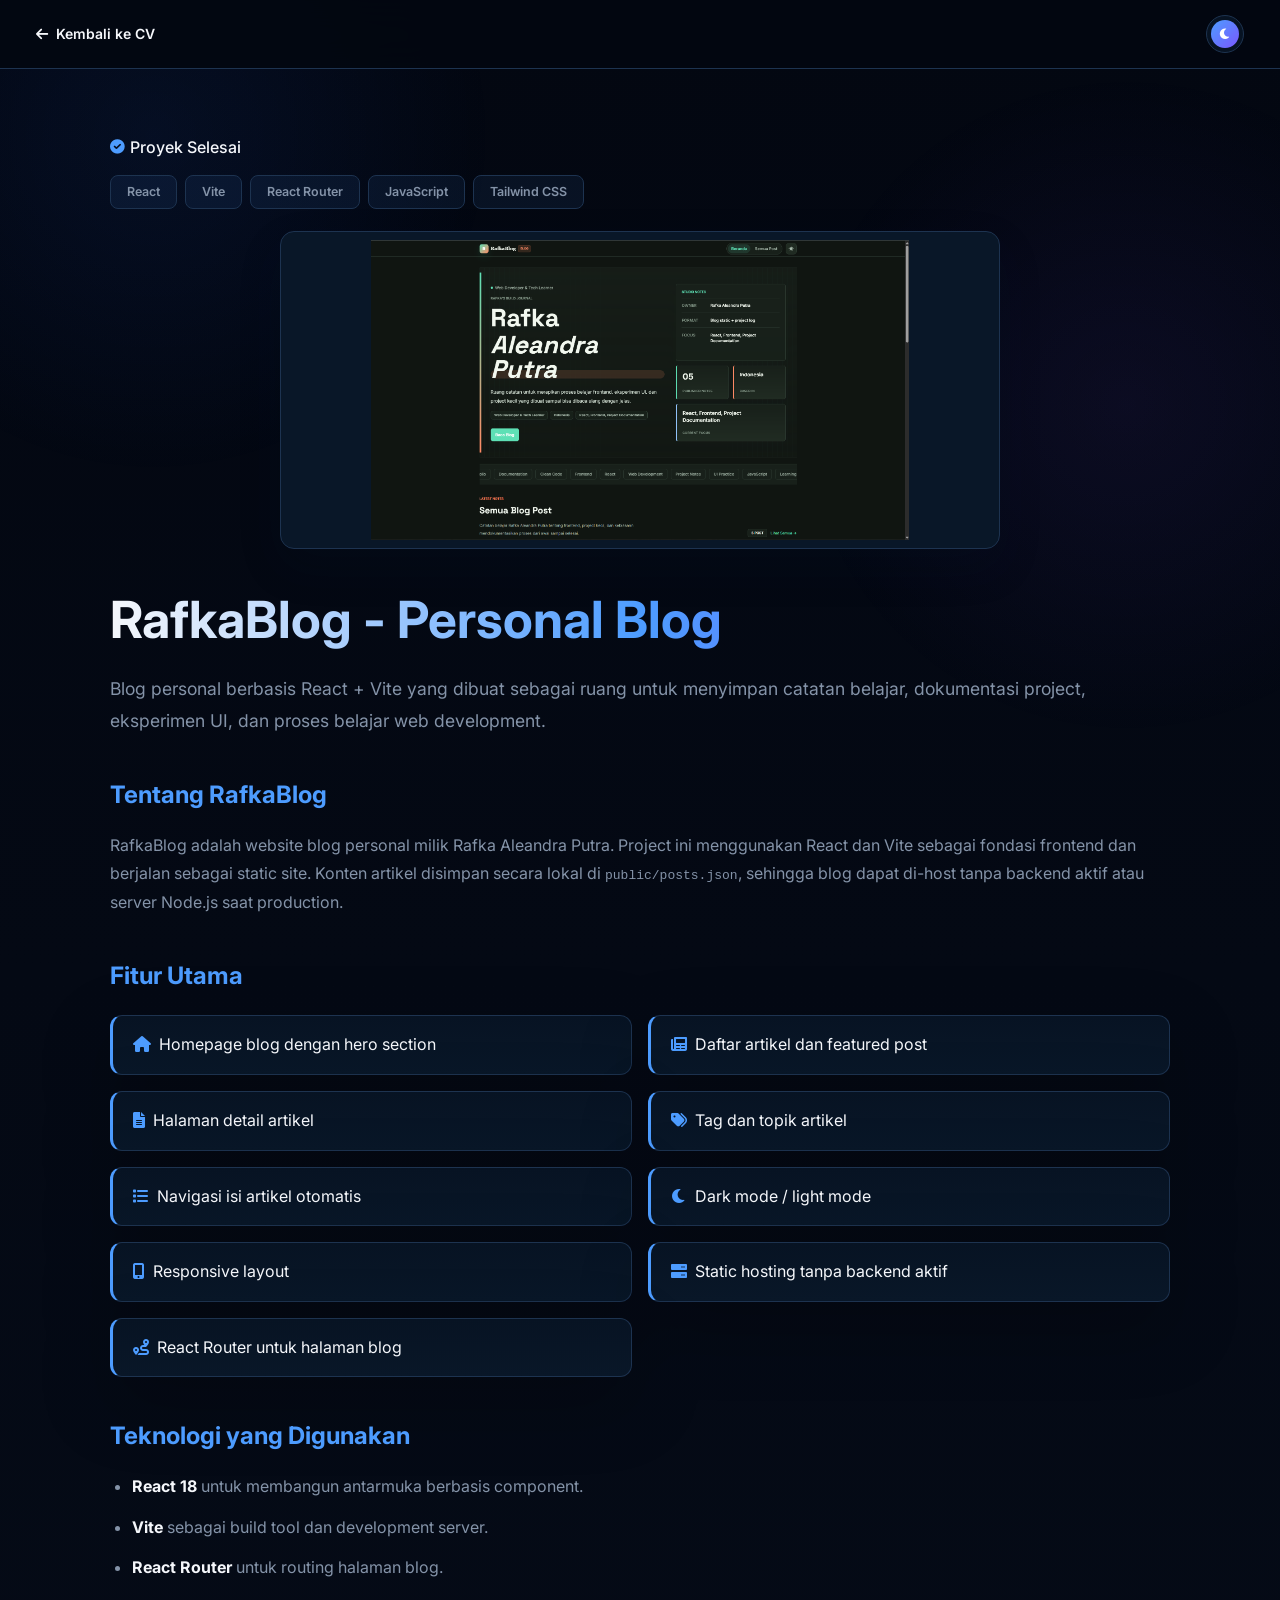
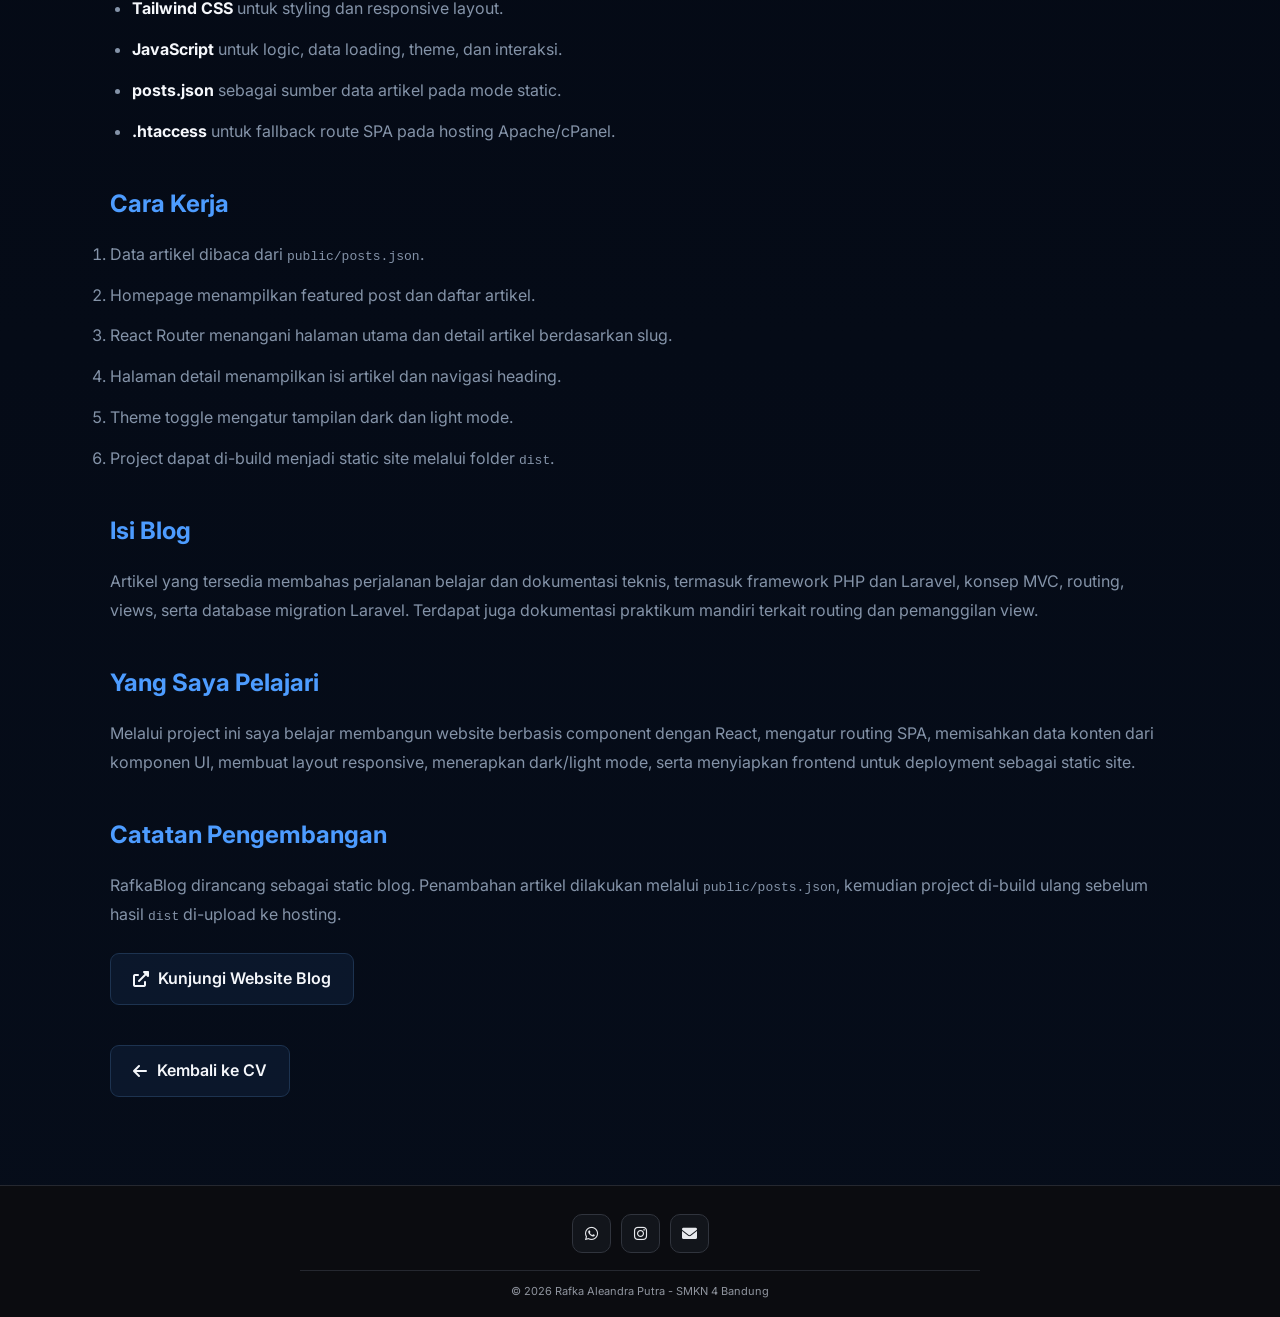
<file: proyek-blog.html>
<!DOCTYPE html>
<html lang="id" data-theme="dark">
<head>
    <meta charset="UTF-8">
    <meta name="viewport" content="width=device-width, initial-scale=1.0">
    <title>RafkaBlog - Personal Blog</title>
    <link rel="icon" type="image/x-icon" href="assets/images/logo.png">
    <link href="https://fonts.googleapis.com/css2?family=Poppins:wght@300;400;500;600;700&display=swap" rel="stylesheet">
    <script id="project-theme-init">(function(){const t=localStorage.getItem("portfolio-theme")||localStorage.getItem("cv-theme")||"dark";document.documentElement.setAttribute("data-theme",t==="light"?"light":"dark");})();</script>
    <link rel="stylesheet" href="https://cdnjs.cloudflare.com/ajax/libs/font-awesome/6.0.0/css/all.min.css">
    <style>
        * { margin: 0; padding: 0; box-sizing: border-box; }

        :root {
            --bg-main: radial-gradient(circle at center, #1a1a2e 0%, #0a0a0a 70%);
            --text-main: #ffffff;
            --card-bg: #1f2933;
            --card-border: rgba(255, 255, 255, 0.1);
            --nav-bg: rgba(0, 0, 0, 0.9);
            --footer-bg: #0a0a0a;
            --tag-bg: rgba(78, 205, 196, 0.1);
        }
        [data-theme="light"] {
            --bg-main: radial-gradient(circle at center, #f4f7fb 0%, #e8edf3 70%);
            --text-main: #1a1a2e;
            --card-bg: #ffffff;
            --card-border: rgba(0, 0, 0, 0.08);
            --nav-bg: rgba(255, 255, 255, 0.92);
            --footer-bg: #eef1f6;
            --tag-bg: rgba(78, 205, 196, 0.15);
        }

        body {
            font-family: 'Poppins', sans-serif;
            background: var(--bg-main);
            background-attachment: fixed;
            color: var(--text-main);
            transition: background 0.4s ease, color 0.4s ease;
            min-height: 100vh;
        }

        nav {
            position: sticky;
            top: 0;
            width: 100%;
            padding: 18px 0;
            background: var(--nav-bg);
            backdrop-filter: blur(10px);
            z-index: 1000;
        }
        .nav-container {
            max-width: 1000px;
            margin: 0 auto;
            padding: 0 24px;
            display: flex;
            justify-content: space-between;
            align-items: center;
        }
        .back-link {
            color: var(--text-main);
            text-decoration: none;
            font-weight: 600;
            display: flex;
            align-items: center;
            gap: 8px;
            transition: gap 0.2s ease;
        }
        .back-link:hover { gap: 14px; color: #4ecdc4; }

        .theme-toggle {
            width: 54px; height: 28px; border-radius: 20px;
            background: rgba(128,128,128,0.25);
            border: 1px solid var(--card-border);
            cursor: pointer; position: relative;
        }
        .theme-toggle .knob {
            position: absolute; top: 2px; left: 2px;
            width: 22px; height: 22px; border-radius: 50%;
            background: linear-gradient(45deg, #ff6b6b, #4ecdc4);
            display: flex; align-items: center; justify-content: center;
            font-size: 12px; color: #0a0a0a;
            transition: left 0.3s ease;
        }
        [data-theme="light"] .theme-toggle .knob { left: 28px; }

        main {
            max-width: 1000px;
            margin: 0 auto;
            padding: 50px 24px 100px;
        }

        .project-meta-tag {
            display: inline-block;
            padding: 6px 16px;
            background: var(--tag-bg);
            border: 1px solid #4ecdc4;
            border-radius: 20px;
            font-size: 0.85rem;
            margin-right: 8px;
            margin-bottom: 20px;
        }

        h1 {
            font-size: clamp(2rem, 5vw, 3.2rem);
            font-weight: 700;
            margin-bottom: 12px;
            background: linear-gradient(45deg, #ff6b6b, #4ecdc4);
            -webkit-background-clip: text;
            -webkit-text-fill-color: transparent;
            background-clip: text;
        }

        .hero-img {
            width: 100%;
            max-height: 480px;
            object-fit: cover;
            border-radius: 20px;
            margin: 30px 0 40px;
            box-shadow: 0 20px 60px rgba(0,0,0,0.4);
        }

        h2 {
            font-size: 1.5rem;
            color: #4ecdc4;
            margin: 40px 0 16px;
        }

        p, li {
            line-height: 1.8;
            opacity: 0.95;
            margin-bottom: 12px;
        }

        ul { padding-left: 22px; margin-bottom: 20px; }

        .feature-grid {
            display: grid;
            grid-template-columns: repeat(2, 1fr);
            gap: 16px;
            margin: 20px 0 30px;
        }
        @media (max-width: 640px) { .feature-grid { grid-template-columns: 1fr; } }

        .feature-card {
            background: var(--card-bg);
            border-left: 4px solid #4ecdc4;
            border-radius: 12px;
            padding: 16px 20px;
        }
        .feature-card i { color: #4ecdc4; margin-right: 8px; }
.cta-row {
            display: flex;
            gap: 12px;
            flex-wrap: wrap;
            margin-top: 40px;
        }
        .btn {
            display: inline-flex;
            align-items: center;
            gap: 10px;
            padding: 12px 22px;
            background: rgba(78, 205, 196, 0.12);
            border: 1px solid rgba(78, 205, 196, 0.35);
            color: var(--text-main);
            text-decoration: none;
            border-radius: 14px;
            font-weight: 600;
            transition: all 0.3s ease;
        }
        .btn:hover { background: rgba(78, 205, 196, 0.2); transform: translateY(-2px); }

        footer {
            text-align: center;
            padding: 40px;
            background: var(--footer-bg);
            border-top: 1px solid var(--card-border);
        }

        @media print { nav, .theme-toggle { display: none !important; } }
    
        /* ===== UNIFIED PROJECT STATUS ===== */
        .status-badge {
            display: inline-flex !important;
            align-items: center !important;
            gap: 6px !important;
            margin: 8px 0 18px !important;
            padding: 0 !important;
            border: 0 !important;
            border-radius: 0 !important;
            background: transparent !important;
            color: var(--text-main) !important;
            font-family: 'Poppins', sans-serif !important;
            font-size: 1rem !important;
            font-weight: 500 !important;
            line-height: 1.5 !important;
        }

        .status-badge i {
            color: #4ecdc4 !important;
            font-size: .9rem !important;
        }

        /* Keep the project technology tags identical in spacing. */
        .project-meta-tag {
            vertical-align: middle;
        }

    
        /* ===== Unified project header ===== */
        .status-badge {
            display: inline-flex !important;
            align-items: center !important;
            gap: 6px !important;
            margin: 8px 0 16px !important;
            padding: 0 !important;
            border: 0 !important;
            border-radius: 0 !important;
            background: transparent !important;
            color: var(--text-main) !important;
            font-family: 'Poppins', sans-serif !important;
            font-size: 1rem !important;
            font-weight: 500 !important;
            line-height: 1.5 !important;
        }

        .status-badge i {
            color: #4ecdc4 !important;
            font-size: .9rem !important;
        }

        .project-meta-row {
            display: flex;
            flex-wrap: wrap;
            gap: 8px;
            margin-bottom: 20px;
        }

        .project-meta-row .project-meta-tag {
            margin: 0 !important;
        }

        .blog-live-cta {
    margin: 25px 0 15px;
}

.blog-live-cta .btn {
    display: inline-flex;
    align-items: center;
    gap: 9px;
}
    
/* ================================
   PROJECT IMAGE LAYOUT - RAPi
================================ */

.project-gallery {
    width: min(820px, 100%);
    margin: 22px auto 30px;
    display: grid;
    grid-template-columns: repeat(2, minmax(0, 1fr));
    gap: 16px;
}

.project-gallery-item {
    width: 100%;
    height: 210px;
    overflow: hidden;
    border-radius: 14px;
    border: 1px solid var(--card-border);
    background: rgba(255,255,255,.035);
    box-shadow: 0 8px 22px rgba(0,0,0,.12);
}

.project-gallery-item img {
    display: block;
    width: 100%;
    height: 100%;
    object-fit: contain;
    object-position: center;
    padding: 7px;
    box-sizing: border-box;
    transition: transform .3s ease;
}

.project-gallery-item:hover img {
    transform: scale(1.025);
}

body.light-mode .project-gallery-item {
    background: #e9eaec;
    border-color: #d2d4d8;
    box-shadow: 0 7px 18px rgba(50,55,65,.08);
}

/* Blog hanya 1 foto */
.project-single-image {
    width: min(720px, 100%);
    margin: 22px auto 30px;
    padding: 8px;
    box-sizing: border-box;
    border-radius: 14px;
    border: 1px solid var(--card-border);
    background: rgba(255,255,255,.035);
    box-shadow: 0 8px 22px rgba(0,0,0,.12);
}

.project-single-image img {
    display: block;
    width: 100%;
    height: 300px;
    object-fit: contain;
    object-position: center;
    border-radius: 9px;
}

body.light-mode .project-single-image {
    background: #e9eaec;
    border-color: #d2d4d8;
    box-shadow: 0 7px 18px rgba(50,55,65,.08);
}

@media (max-width: 768px) {
    .project-gallery {
        width: 100%;
        gap: 12px;
    }

    .project-gallery-item {
        height: 175px;
    }

    .project-single-image {
        width: 100%;
    }

    .project-single-image img {
        height: 250px;
    }
}

@media (max-width: 520px) {
    .project-gallery {
        grid-template-columns: 1fr;
    }

    .project-gallery-item {
        height: 220px;
    }

    .project-single-image img {
        height: 220px;
    }
}

    
/* ===== COMPACT FOOTER ===== */
.footer, footer.footer {
    width: 100%;
    min-height: 0 !important;
    height: auto !important;
    padding: 30px 20px 18px !important;
    margin: 0 !important;
    box-sizing: border-box;
    background: var(--bg-color);
    border-top: 1px solid rgba(255,255,255,.07);
}
.footer-contact {
    display: flex;
    justify-content: center;
    align-items: center;
    gap: 10px;
    margin: 0 0 18px;
}
.footer-contact-btn {
    width: 38px;
    height: 38px;
    display: flex;
    align-items: center;
    justify-content: center;
    border: 1px solid rgba(255,255,255,.11);
    border-radius: 11px;
    color: var(--text-color);
    background: transparent;
    text-decoration: none;
    transition: .25s ease;
}
.footer-contact-btn:hover {
    transform: translateY(-2px);
    color: var(--accent-color);
    border-color: var(--accent-color);
    background: rgba(78,205,196,.06);
}
.footer-contact-btn i { font-size: 15px; }
.footer-line {
    width: min(700px, 90%);
    height: 1px;
    margin: 0 auto 14px;
    background: rgba(255,255,255,.06);
}
.footer-bottom {
    display: flex;
    flex-direction: column;
    align-items: center;
    gap: 6px;
    text-align: center;
}
.footer-bottom p {
    margin: 0;
    font-size: 11px;
    line-height: 1.4;
    color: var(--text-muted);
}
.back-top {
    display: inline-flex;
    align-items: center;
    gap: 5px;
    color: var(--accent-color);
    text-decoration: none;
    font-size: 11px;
    font-weight: 600;
}
.back-top i { font-size: 10px; }
body.light-mode .footer { border-top-color: rgba(0,0,0,.07); }
body.light-mode .footer-contact-btn { border-color: rgba(0,0,0,.11); }
body.light-mode .footer-line { background: rgba(0,0,0,.07); }
@media (max-width:600px) {
    .footer { padding: 25px 16px 16px !important; }
    .footer-contact { margin-bottom: 15px; }
    .footer-contact-btn { width: 36px; height: 36px; }
}


/* ===== FINAL UNIFIED PROJECT THEME =====
   Matches the main portfolio visual system.
*/
:root{
  --bg-main: linear-gradient(180deg,#030711 0%,#060d1a 100%);
  --text-main:#f5f7fb;
  --muted-main:#8493a8;
  --card-bg:#071323;
  --card-bg-2:#091728;
  --card-border:#1d3350;
  --nav-bg:rgba(3,7,17,.88);
  --footer-bg:#060d1a;
  --tag-bg:rgba(77,156,255,.08);
  --accent-main:#4d9cff;
  --accent-2-main:#7a58ff;
  --shadow-main:0 25px 70px rgba(0,0,0,.25);
}
html[data-theme="light"]{
  --bg-main:linear-gradient(180deg,#f5f8fc 0%,#eef3f9 100%);
  --text-main:#152033;
  --muted-main:#627086;
  --card-bg:#ffffff;
  --card-bg-2:#f8fbff;
  --card-border:#d7e0ec;
  --nav-bg:rgba(245,248,252,.92);
  --footer-bg:#eef3f9;
  --tag-bg:rgba(36,109,245,.07);
  --accent-main:#246df5;
  --accent-2-main:#7354e8;
  --shadow-main:0 22px 55px rgba(32,61,100,.12);
}

html{scroll-behavior:smooth}
body{
  font-family:'Inter',Arial,sans-serif !important;
  background:var(--bg-main) !important;
  color:var(--text-main) !important;
  line-height:1.6 !important;
  transition:background .3s ease,color .3s ease;
}
body::before{
  content:"";
  position:fixed;
  inset:0;
  z-index:-1;
  pointer-events:none;
  background:
    radial-gradient(circle at 12% 15%,rgba(39,105,255,.08),transparent 25%),
    radial-gradient(circle at 88% 45%,rgba(132,74,255,.07),transparent 27%);
}

nav{
  padding:0 !important;
  min-height:68px;
  background:var(--nav-bg) !important;
  border-bottom:1px solid var(--card-border);
  backdrop-filter:blur(18px) !important;
  -webkit-backdrop-filter:blur(18px);
}
.nav-container{
  max-width:1500px !important;
  min-height:68px;
  padding:0 36px !important;
}
.back-link{
  color:var(--text-main) !important;
  font-family:'Inter',Arial,sans-serif !important;
  font-size:14px;
}
.back-link:hover{color:var(--accent-main) !important}
.theme-toggle{
  width:38px !important;height:38px !important;
  border-radius:50% !important;
  background:var(--card-bg) !important;
  border:1px solid var(--card-border) !important;
}
.theme-toggle .knob{
  width:28px !important;height:28px !important;
  top:4px !important;left:4px !important;
  background:linear-gradient(135deg,var(--accent-main),var(--accent-2-main)) !important;
  color:#fff !important;
}
html[data-theme="light"] .theme-toggle .knob{left:4px !important}

main{
  max-width:1120px !important;
  padding:58px 30px 88px !important;
}

.status-badge{
  color:var(--text-main) !important;
  font-family:'Inter',Arial,sans-serif !important;
}
.status-badge i{color:var(--accent-main) !important}

.project-meta-tag{
  color:var(--muted-main) !important;
  background:var(--tag-bg) !important;
  border:1px solid var(--card-border) !important;
  border-radius:8px !important;
  font-family:'Inter',Arial,sans-serif !important;
  font-size:.78rem !important;
  font-weight:600;
}
.project-meta-tag:hover{
  color:var(--text-main) !important;
  border-color:var(--accent-main) !important;
}

h1{
  color:var(--text-main) !important;
  background:linear-gradient(90deg,var(--text-main),var(--accent-main),var(--accent-2-main)) !important;
  -webkit-background-clip:text !important;
  background-clip:text !important;
  -webkit-text-fill-color:transparent !important;
  font-family:'Inter',Arial,sans-serif !important;
}
h2{
  color:var(--accent-main) !important;
  font-family:'Inter',Arial,sans-serif !important;
}
p,li{
  color:var(--muted-main) !important;
  opacity:1 !important;
}
strong,b{color:var(--text-main)}

.feature-card{
  color:var(--text-main) !important;
  background:linear-gradient(180deg,var(--card-bg),var(--card-bg-2)) !important;
  border:1px solid var(--card-border) !important;
  border-left:3px solid var(--accent-main) !important;
  box-shadow:var(--shadow-main) !important;
}
.feature-card i{color:var(--accent-main) !important}

.project-gallery-item,
.project-single-image{
  background:var(--card-bg-2) !important;
  border:1px solid var(--card-border) !important;
  box-shadow:0 18px 45px rgba(8,25,50,.12) !important;
}
.project-gallery-item img,
.project-single-image img{
  border-radius:10px;
}
html[data-theme="light"] .project-gallery-item,
html[data-theme="light"] .project-single-image{
  background:#fff !important;
  border-color:#d7e0ec !important;
  box-shadow:0 18px 40px rgba(32,61,100,.10) !important;
}

.btn{
  color:var(--text-main) !important;
  background:rgba(77,156,255,.08) !important;
  border:1px solid var(--card-border) !important;
  border-radius:9px !important;
}
.btn:hover{
  color:var(--text-main) !important;
  background:rgba(77,156,255,.15) !important;
  border-color:var(--accent-main) !important;
  box-shadow:0 10px 28px rgba(36,109,245,.12);
}
html[data-theme="light"] .btn{
  background:rgba(36,109,245,.06) !important;
  color:#152033 !important;
}
html[data-theme="light"] .btn:hover{
  background:rgba(36,109,245,.10) !important;
}

footer.footer,.footer{
  background:var(--footer-bg) !important;
  border-top:1px solid var(--card-border) !important;
}
.footer-contact-btn{
  color:var(--muted-main) !important;
  background:var(--card-bg) !important;
  border-color:var(--card-border) !important;
}
.footer-contact-btn:hover{
  color:var(--accent-main) !important;
  background:var(--card-bg-2) !important;
  border-color:var(--accent-main) !important;
}
.footer-line{background:var(--card-border) !important}
.footer-bottom p{color:var(--muted-main) !important}
.back-top{color:var(--accent-main) !important}

@media(max-width:700px){
  .nav-container{padding:0 20px !important}
  main{padding:42px 20px 64px !important}
  h1{font-size:clamp(2rem,9vw,3rem) !important}
}

</style>
<style>

/* ==================================================
   FOOTER FINAL - SOLID, COMPACT & CLEAN
================================================== */

footer.footer,
.footer {
    position: relative !important;
    width: 100% !important;
    min-height: 0 !important;
    height: auto !important;
    margin: 0 !important;
    padding: 28px 20px 18px !important;
    box-sizing: border-box !important;

    /* SOLID - tidak transparan */
    background: #0b0c10 !important;
    background-color: #0b0c10 !important;

    border-top: 1px solid #252830 !important;
    box-shadow: none !important;
    backdrop-filter: none !important;
    -webkit-backdrop-filter: none !important;
}

.footer-contact {
    display: flex !important;
    align-items: center !important;
    justify-content: center !important;
    gap: 10px !important;
    margin: 0 0 17px !important;
}

.footer-contact-btn {
    width: 39px !important;
    height: 39px !important;
    padding: 0 !important;
    margin: 0 !important;

    display: inline-flex !important;
    align-items: center !important;
    justify-content: center !important;

    box-sizing: border-box !important;

    color: #e7e9ed !important;
    background: #12151b !important;
    border: 1px solid #30343d !important;
    border-radius: 10px !important;

    text-decoration: none !important;
    transition: transform .2s ease,
                color .2s ease,
                border-color .2s ease,
                background .2s ease !important;
}

.footer-contact-btn i {
    font-size: 15px !important;
    line-height: 1 !important;
}

.footer-contact-btn:hover {
    transform: translateY(-2px) !important;
    color: var(--accent-color) !important;
    background: #171b22 !important;
    border-color: var(--accent-color) !important;
}

.footer-line {
    width: min(680px, 88%) !important;
    height: 1px !important;
    margin: 0 auto 13px !important;
    padding: 0 !important;
    background: #252830 !important;
    opacity: 1 !important;
}

.footer-bottom {
    display: flex !important;
    flex-direction: column !important;
    align-items: center !important;
    justify-content: center !important;
    gap: 5px !important;
    margin: 0 !important;
    padding: 0 !important;
    text-align: center !important;
}

.footer-bottom p {
    margin: 0 !important;
    padding: 0 !important;
    color: #8f949e !important;
    font-size: 11px !important;
    line-height: 1.4 !important;
}

.back-top {
    display: inline-flex !important;
    align-items: center !important;
    justify-content: center !important;
    gap: 5px !important;
    margin: 0 !important;
    padding: 0 !important;

    color: var(--accent-color) !important;
    font-size: 11px !important;
    font-weight: 600 !important;
    text-decoration: none !important;
}

.back-top i {
    font-size: 10px !important;
}

body.light-mode footer.footer,
body.light-mode .footer {
    background: #f0f1f3 !important;
    background-color: #f0f1f3 !important;
    border-top-color: #d8dbe0 !important;
}

body.light-mode .footer-contact-btn {
    color: #3e434c !important;
    background: #e6e8eb !important;
    border-color: #cdd1d7 !important;
}

body.light-mode .footer-contact-btn:hover {
    color: var(--accent-color) !important;
    background: #dde0e4 !important;
    border-color: var(--accent-color) !important;
}

body.light-mode .footer-line {
    background: #d8dbe0 !important;
}

body.light-mode .footer-bottom p {
    color: #737982 !important;
}

@media (max-width: 600px) {
    footer.footer,
    .footer {
        padding: 24px 16px 16px !important;
    }

    .footer-contact {
        gap: 9px !important;
        margin-bottom: 15px !important;
    }

    .footer-contact-btn {
        width: 37px !important;
        height: 37px !important;
    }

    .footer-line {
        width: 92% !important;
        margin-bottom: 12px !important;
    }
}

</style>

<style id="case-study-polish">
.case-study-summary {
    display: grid;
    grid-template-columns: 1fr 1fr;
    gap: 12px;
    margin: 26px 0 8px;
}
.case-study-box {
    padding: 15px 17px;
    border: 1px solid var(--card-border);
    border-radius: 13px;
    background: var(--card-bg);
}
.case-study-box h3 {
    margin: 0 0 6px;
    color: #4ecdc4;
    font-size: 1rem;
}
.case-study-box p {
    margin: 0;
    font-size: .86rem;
    line-height: 1.65;
}
@media(max-width:640px) {
    .case-study-summary { grid-template-columns: 1fr; }
}
</style>

<link rel="stylesheet" href="https://fonts.googleapis.com/css2?family=Inter:wght@400;500;600;700;800&display=swap">
</head>
<body>
    <nav>
        <div class="nav-container">
            <a href="index.html#experience" class="back-link"><i class="fas fa-arrow-left"></i> Kembali ke CV</a>
            <button class="theme-toggle" id="themeToggle" aria-label="Toggle dark/light mode">
                <span class="knob"><i class="fas fa-moon" id="themeIcon"></i></span>
            </button>
        </div>
    </nav>

    <main>
        <div class="status-badge">
            <i class="fas fa-check-circle"></i> Proyek Selesai
        </div>



<div class="project-meta-row">
            <span class="project-meta-tag">React</span>
            <span class="project-meta-tag">Vite</span>
            <span class="project-meta-tag">React Router</span>
            <span class="project-meta-tag">JavaScript</span>
            <span class="project-meta-tag">Tailwind CSS</span>
        </div>

        <div class="project-single-image">
            <img src="assets/images/blog.png" alt="Preview RafkaBlog" loading="lazy">
        </div>



        <h1>RafkaBlog - Personal Blog</h1>
<p style="font-size: 1.1rem; opacity: .85;">
            Blog personal berbasis React + Vite yang dibuat sebagai ruang untuk
            menyimpan catatan belajar, dokumentasi project, eksperimen UI, dan
            proses belajar web development.
        </p>

        <h2>Tentang RafkaBlog</h2>
        <p>
            RafkaBlog adalah website blog personal milik Rafka Aleandra Putra.
            Project ini menggunakan React dan Vite sebagai fondasi frontend dan
            berjalan sebagai static site. Konten artikel disimpan secara lokal
            di <code>public/posts.json</code>, sehingga blog dapat di-host tanpa
            backend aktif atau server Node.js saat production.
        </p>

        <h2>Fitur Utama</h2>
        <div class="feature-grid">
            <div class="feature-card"><i class="fas fa-home"></i>Homepage blog dengan hero section</div>
            <div class="feature-card"><i class="fas fa-newspaper"></i>Daftar artikel dan featured post</div>
            <div class="feature-card"><i class="fas fa-file-alt"></i>Halaman detail artikel</div>
            <div class="feature-card"><i class="fas fa-tags"></i>Tag dan topik artikel</div>
            <div class="feature-card"><i class="fas fa-list"></i>Navigasi isi artikel otomatis</div>
            <div class="feature-card"><i class="fas fa-moon"></i>Dark mode / light mode</div>
            <div class="feature-card"><i class="fas fa-mobile-alt"></i>Responsive layout</div>
            <div class="feature-card"><i class="fas fa-server"></i>Static hosting tanpa backend aktif</div>
            <div class="feature-card"><i class="fas fa-route"></i>React Router untuk halaman blog</div>
        </div>

        <h2>Teknologi yang Digunakan</h2>
        <ul>
            <li><strong>React 18</strong> untuk membangun antarmuka berbasis component.</li>
            <li><strong>Vite</strong> sebagai build tool dan development server.</li>
            <li><strong>React Router</strong> untuk routing halaman blog.</li>
            <li><strong>Tailwind CSS</strong> untuk styling dan responsive layout.</li>
            <li><strong>JavaScript</strong> untuk logic, data loading, theme, dan interaksi.</li>
            <li><strong>posts.json</strong> sebagai sumber data artikel pada mode static.</li>
            <li><strong>.htaccess</strong> untuk fallback route SPA pada hosting Apache/cPanel.</li>
        </ul>

        <h2>Cara Kerja</h2>
        <ol>
            <li>Data artikel dibaca dari <code>public/posts.json</code>.</li>
            <li>Homepage menampilkan featured post dan daftar artikel.</li>
            <li>React Router menangani halaman utama dan detail artikel berdasarkan slug.</li>
            <li>Halaman detail menampilkan isi artikel dan navigasi heading.</li>
            <li>Theme toggle mengatur tampilan dark dan light mode.</li>
            <li>Project dapat di-build menjadi static site melalui folder <code>dist</code>.</li>
        </ol>

        <h2>Isi Blog</h2>
        <p>
            Artikel yang tersedia membahas perjalanan belajar dan dokumentasi
            teknis, termasuk framework PHP dan Laravel, konsep MVC, routing,
            views, serta database migration Laravel. Terdapat juga dokumentasi
            praktikum mandiri terkait routing dan pemanggilan view.
        </p>

        <h2>Yang Saya Pelajari</h2>
        <p>
            Melalui project ini saya belajar membangun website berbasis component
            dengan React, mengatur routing SPA, memisahkan data konten dari
            komponen UI, membuat layout responsive, menerapkan dark/light mode,
            serta menyiapkan frontend untuk deployment sebagai static site.
        </p>

        <h2>Catatan Pengembangan</h2>
        <p>
            RafkaBlog dirancang sebagai static blog. Penambahan artikel dilakukan
            melalui <code>public/posts.json</code>, kemudian project di-build
            ulang sebelum hasil <code>dist</code> di-upload ke hosting.
        </p>

<div class="blog-live-cta">
    <a
        href="https://blog-khaki-sigma-77.vercel.app/"
        target="_blank"
        rel="noopener noreferrer"
        class="btn"
    >
        <i class="fas fa-external-link-alt"></i>
        Kunjungi Website Blog
    </a>
</div>

        <div class="cta-row">
            <a href="index.html#experience" class="btn">
                <i class="fas fa-arrow-left"></i> Kembali ke CV
            </a>
        </div>
</main>

    <footer class="footer">
    <div class="footer-contact">
        <a href="https://wa.me/627719095778" class="footer-contact-btn" target="_blank" rel="noopener noreferrer" aria-label="WhatsApp"><i class="fab fa-whatsapp"></i></a>
        <a href="https://instagram.com/rfkaaleandra" class="footer-contact-btn" target="_blank" rel="noopener noreferrer" aria-label="Instagram"><i class="fab fa-instagram"></i></a>
        <a href="https://mail.google.com/mail/?view=cm&fs=1&to=rafkaaleandra06@email.com" target="_blank" rel="noopener noreferrer" class="footer-contact-btn" aria-label="Email"><i class="fas fa-envelope"></i></a>
    </div>
    <div class="footer-line"></div>
    <div class="footer-bottom">
        <p>© 2026 Rafka Aleandra Putra - SMKN 4 Bandung</p>
    </div>
</footer>

    <script>
        const themeToggle = document.getElementById('themeToggle');
        const themeIcon = document.getElementById('themeIcon');
        const root = document.documentElement;

        function applyTheme(theme, persist = true) {
            const nextTheme = theme === 'light' ? 'light' : 'dark';
            root.setAttribute('data-theme', nextTheme);
            if (themeIcon) themeIcon.className = nextTheme === 'light' ? 'fas fa-sun' : 'fas fa-moon';
            if (persist) {
                localStorage.setItem('portfolio-theme', nextTheme);
                localStorage.setItem('cv-theme', nextTheme);
            }
        }

        const savedTheme = localStorage.getItem('portfolio-theme') || localStorage.getItem('cv-theme') || 'dark';
        applyTheme(savedTheme, false);

        if (themeToggle) {
            themeToggle.addEventListener('click', () => {
                const current = root.getAttribute('data-theme') === 'light' ? 'light' : 'dark';
                applyTheme(current === 'light' ? 'dark' : 'light');
            });
        }
    </script>
</body>

</html>
</file>
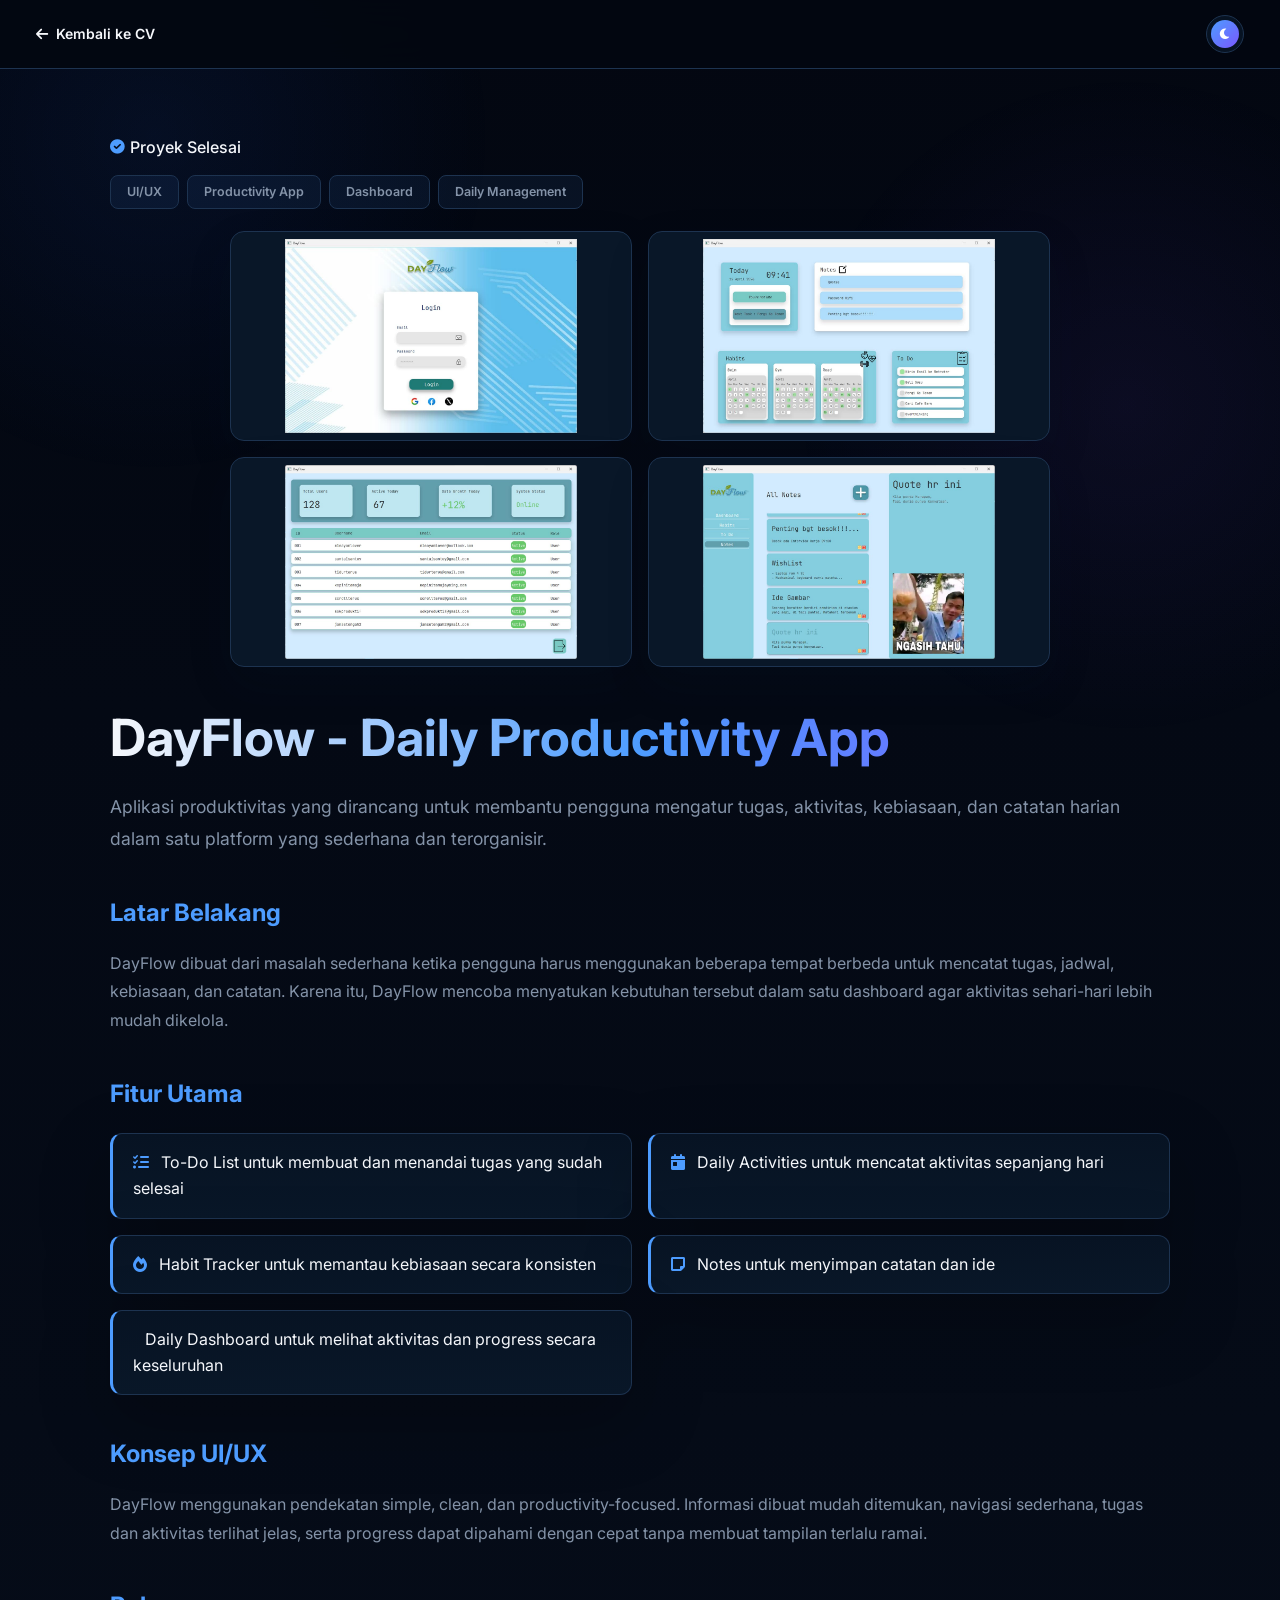
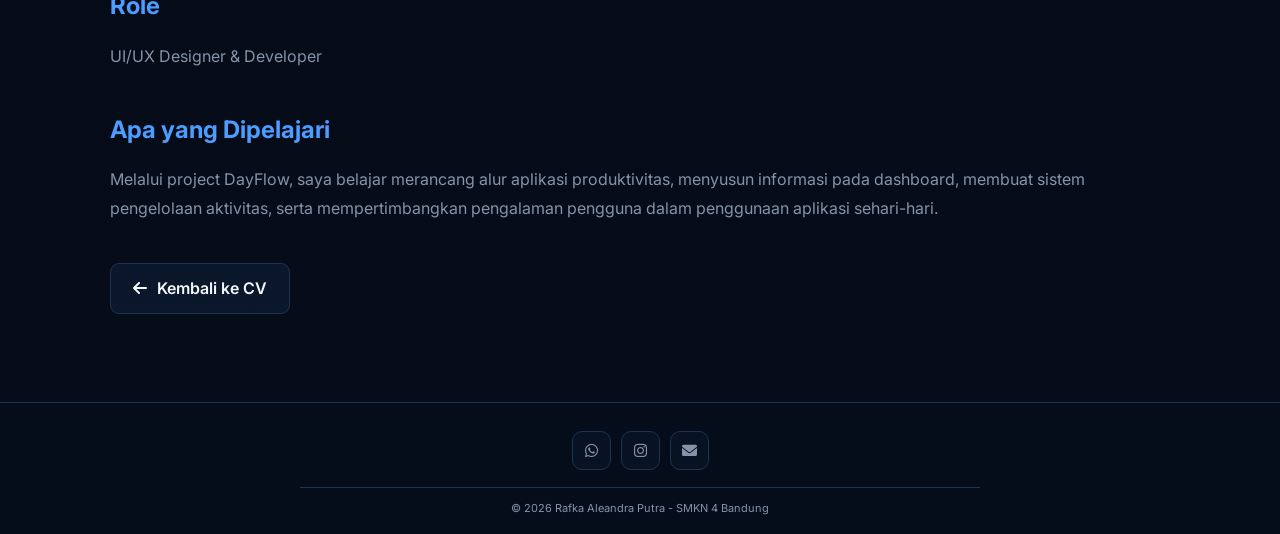
<file: proyek-dayflow.html>
<!DOCTYPE html>
<html lang="id" data-theme="dark">
<head>
    <meta charset="UTF-8">
    <meta name="viewport" content="width=device-width, initial-scale=1.0">
    <title>DayFlow - Daily Productivity App</title>
    <link rel="icon" type="image/x-icon" href="assets/images/logo.png">
    <link href="https://fonts.googleapis.com/css2?family=Poppins:wght@300;400;500;600;700&display=swap" rel="stylesheet">
    <script id="project-theme-init">(function(){const t=localStorage.getItem("portfolio-theme")||localStorage.getItem("cv-theme")||"dark";document.documentElement.setAttribute("data-theme",t==="light"?"light":"dark");})();</script>
    <link rel="stylesheet" href="https://cdnjs.cloudflare.com/ajax/libs/font-awesome/6.0.0/css/all.min.css">
<style>
        * { margin: 0; padding: 0; box-sizing: border-box; }

        :root {
            --bg-main: radial-gradient(circle at center, #1a1a2e 0%, #0a0a0a 70%);
            --text-main: #ffffff;
            --card-bg: #1f2933;
            --card-border: rgba(255, 255, 255, 0.1);
            --nav-bg: rgba(0, 0, 0, 0.9);
            --footer-bg: #0a0a0a;
            --tag-bg: rgba(78, 205, 196, 0.1);
        }
        [data-theme="light"] {
            --bg-main: radial-gradient(circle at center, #f4f7fb 0%, #e8edf3 70%);
            --text-main: #1a1a2e;
            --card-bg: #ffffff;
            --card-border: rgba(0, 0, 0, 0.08);
            --nav-bg: rgba(255, 255, 255, 0.92);
            --footer-bg: #eef1f6;
            --tag-bg: rgba(78, 205, 196, 0.15);
        }

        body {
            font-family: 'Poppins', sans-serif;
            background: var(--bg-main);
            background-attachment: fixed;
            color: var(--text-main);
            transition: background 0.4s ease, color 0.4s ease;
            min-height: 100vh;
        }

        nav {
            position: sticky;
            top: 0;
            width: 100%;
            padding: 18px 0;
            background: var(--nav-bg);
            backdrop-filter: blur(10px);
            z-index: 1000;
        }
        .nav-container {
            max-width: 1000px;
            margin: 0 auto;
            padding: 0 24px;
            display: flex;
            justify-content: space-between;
            align-items: center;
        }
        .back-link {
            color: var(--text-main);
            text-decoration: none;
            font-weight: 600;
            display: flex;
            align-items: center;
            gap: 8px;
            transition: gap 0.2s ease;
        }
        .back-link:hover { gap: 14px; color: #4ecdc4; }

        .theme-toggle {
            width: 54px; height: 28px; border-radius: 20px;
            background: rgba(128,128,128,0.25);
            border: 1px solid var(--card-border);
            cursor: pointer; position: relative;
        }
        .theme-toggle .knob {
            position: absolute; top: 2px; left: 2px;
            width: 22px; height: 22px; border-radius: 50%;
            background: linear-gradient(45deg, #ff6b6b, #4ecdc4);
            display: flex; align-items: center; justify-content: center;
            font-size: 12px; color: #0a0a0a;
            transition: left 0.3s ease;
        }
        [data-theme="light"] .theme-toggle .knob { left: 28px; }

        main {
            max-width: 1000px;
            margin: 0 auto;
            padding: 50px 24px 100px;
        }

        .project-meta-tag {
            display: inline-block;
            padding: 6px 16px;
            background: var(--tag-bg);
            border: 1px solid #4ecdc4;
            border-radius: 20px;
            font-size: 0.85rem;
            margin-right: 8px;
            margin-bottom: 20px;
        }

        h1 {
            font-size: clamp(2rem, 5vw, 3.2rem);
            font-weight: 700;
            margin-bottom: 12px;
            background: linear-gradient(45deg, #ff6b6b, #4ecdc4);
            -webkit-background-clip: text;
            -webkit-text-fill-color: transparent;
            background-clip: text;
        }

        .hero-img {
            width: 100%;
            max-height: 480px;
            object-fit: cover;
            border-radius: 20px;
            margin: 30px 0 40px;
            box-shadow: 0 20px 60px rgba(0,0,0,0.4);
        }

        h2 {
            font-size: 1.5rem;
            color: #4ecdc4;
            margin: 40px 0 16px;
        }

        p, li {
            line-height: 1.8;
            opacity: 0.95;
            margin-bottom: 12px;
        }

        ul { padding-left: 22px; margin-bottom: 20px; }

        .feature-grid {
            display: grid;
            grid-template-columns: repeat(2, 1fr);
            gap: 16px;
            margin: 20px 0 30px;
        }
        @media (max-width: 640px) { .feature-grid { grid-template-columns: 1fr; } }

        .feature-card {
            background: var(--card-bg);
            border-left: 4px solid #4ecdc4;
            border-radius: 12px;
            padding: 16px 20px;
        }
        .feature-card i { color: #4ecdc4; margin-right: 8px; }
.cta-row {
            display: flex;
            gap: 12px;
            flex-wrap: wrap;
            margin-top: 40px;
        }
        .btn {
            display: inline-flex;
            align-items: center;
            gap: 10px;
            padding: 12px 22px;
            background: rgba(78, 205, 196, 0.12);
            border: 1px solid rgba(78, 205, 196, 0.35);
            color: var(--text-main);
            text-decoration: none;
            border-radius: 14px;
            font-weight: 600;
            transition: all 0.3s ease;
        }
        .btn:hover { background: rgba(78, 205, 196, 0.2); transform: translateY(-2px); }

        footer {
            text-align: center;
            padding: 40px;
            background: var(--footer-bg);
            border-top: 1px solid var(--card-border);
        }

        @media print { nav, .theme-toggle { display: none !important; } }
    
        /* ===== UNIFIED PROJECT STATUS ===== */
        .status-badge {
            display: inline-flex !important;
            align-items: center !important;
            gap: 6px !important;
            margin: 8px 0 18px !important;
            padding: 0 !important;
            border: 0 !important;
            border-radius: 0 !important;
            background: transparent !important;
            color: var(--text-main) !important;
            font-family: 'Poppins', sans-serif !important;
            font-size: 1rem !important;
            font-weight: 500 !important;
            line-height: 1.5 !important;
        }

        .status-badge i {
            color: #4ecdc4 !important;
            font-size: .9rem !important;
        }

        /* Keep the project technology tags identical in spacing. */
        .project-meta-tag {
            vertical-align: middle;
        }

    
        /* ===== Unified project header ===== */
        .status-badge {
            display: inline-flex !important;
            align-items: center !important;
            gap: 6px !important;
            margin: 8px 0 16px !important;
            padding: 0 !important;
            border: 0 !important;
            border-radius: 0 !important;
            background: transparent !important;
            color: var(--text-main) !important;
            font-family: 'Poppins', sans-serif !important;
            font-size: 1rem !important;
            font-weight: 500 !important;
            line-height: 1.5 !important;
        }

        .status-badge i {
            color: #4ecdc4 !important;
            font-size: .9rem !important;
        }

        .project-meta-row {
            display: flex;
            flex-wrap: wrap;
            gap: 8px;
            margin-bottom: 20px;
        }

        .project-meta-row .project-meta-tag {
            margin: 0 !important;
        }

    
/* ================================
   PROJECT IMAGE LAYOUT - RAPi
================================ */

.project-gallery {
    width: min(820px, 100%);
    margin: 22px auto 30px;
    display: grid;
    grid-template-columns: repeat(2, minmax(0, 1fr));
    gap: 16px;
}

.project-gallery-item {
    width: 100%;
    height: 210px;
    overflow: hidden;
    border-radius: 14px;
    border: 1px solid var(--card-border);
    background: rgba(255,255,255,.035);
    box-shadow: 0 8px 22px rgba(0,0,0,.12);
}

.project-gallery-item img {
    display: block;
    width: 100%;
    height: 100%;
    object-fit: contain;
    object-position: center;
    padding: 7px;
    box-sizing: border-box;
    transition: transform .3s ease;
}

.project-gallery-item:hover img {
    transform: scale(1.025);
}

body.light-mode .project-gallery-item {
    background: #e9eaec;
    border-color: #d2d4d8;
    box-shadow: 0 7px 18px rgba(50,55,65,.08);
}

/* Blog hanya 1 foto */
.project-single-image {
    width: min(720px, 100%);
    margin: 22px auto 30px;
    padding: 8px;
    box-sizing: border-box;
    border-radius: 14px;
    border: 1px solid var(--card-border);
    background: rgba(255,255,255,.035);
    box-shadow: 0 8px 22px rgba(0,0,0,.12);
}

.project-single-image img {
    display: block;
    width: 100%;
    height: 300px;
    object-fit: contain;
    object-position: center;
    border-radius: 9px;
}

body.light-mode .project-single-image {
    background: #e9eaec;
    border-color: #d2d4d8;
    box-shadow: 0 7px 18px rgba(50,55,65,.08);
}

@media (max-width: 768px) {
    .project-gallery {
        width: 100%;
        gap: 12px;
    }

    .project-gallery-item {
        height: 175px;
    }

    .project-single-image {
        width: 100%;
    }

    .project-single-image img {
        height: 250px;
    }
}

@media (max-width: 520px) {
    .project-gallery {
        grid-template-columns: 1fr;
    }

    .project-gallery-item {
        height: 220px;
    }

    .project-single-image img {
        height: 220px;
    }
}

    
/* ==================================================
   FOOTER FINAL - SOLID, COMPACT & CLEAN
   Disamakan dengan RafkaBlog & PortoEdu
================================================== */
footer.footer,
.footer {
    position: relative !important;
    width: 100% !important;
    min-height: 0 !important;
    height: auto !important;
    margin: 0 !important;
    padding: 28px 20px 18px !important;
    box-sizing: border-box !important;
    background: #0b0c10 !important;
    background-color: #0b0c10 !important;
    border-top: 1px solid #252830 !important;
    box-shadow: none !important;
    backdrop-filter: none !important;
    -webkit-backdrop-filter: none !important;
}

.footer-contact {
    display: flex !important;
    align-items: center !important;
    justify-content: center !important;
    gap: 10px !important;
    margin: 0 0 17px !important;
}

.footer-contact-btn {
    width: 39px !important;
    height: 39px !important;
    padding: 0 !important;
    margin: 0 !important;
    display: inline-flex !important;
    align-items: center !important;
    justify-content: center !important;
    box-sizing: border-box !important;
    color: #e7e9ed !important;
    background: #12151b !important;
    border: 1px solid #30343d !important;
    border-radius: 10px !important;
    text-decoration: none !important;
    transition: transform .2s ease, color .2s ease,
                border-color .2s ease, background .2s ease !important;
}

.footer-contact-btn i {
    font-size: 15px !important;
    line-height: 1 !important;
}

.footer-contact-btn:hover {
    transform: translateY(-2px) !important;
    color: #4ecdc4 !important;
    background: #171b22 !important;
    border-color: #4ecdc4 !important;
}

.footer-line {
    width: min(680px, 88%) !important;
    height: 1px !important;
    margin: 0 auto 13px !important;
    padding: 0 !important;
    background: #252830 !important;
    opacity: 1 !important;
}

.footer-bottom {
    display: flex !important;
    flex-direction: column !important;
    align-items: center !important;
    justify-content: center !important;
    gap: 5px !important;
    margin: 0 !important;
    padding: 0 !important;
    text-align: center !important;
}

.footer-bottom p {
    margin: 0 !important;
    padding: 0 !important;
    color: #8f949e !important;
    font-size: 11px !important;
    line-height: 1.4 !important;
}

.back-top {
    display: inline-flex !important;
    align-items: center !important;
    justify-content: center !important;
    gap: 5px !important;
    margin: 0 !important;
    padding: 0 !important;
    color: #4ecdc4 !important;
    font-size: 11px !important;
    font-weight: 600 !important;
    text-decoration: none !important;
}

.back-top i {
    font-size: 10px !important;
}

[data-theme="light"] footer.footer,
[data-theme="light"] .footer {
    background: #f0f1f3 !important;
    background-color: #f0f1f3 !important;
    border-top-color: #d8dbe0 !important;
}

[data-theme="light"] .footer-contact-btn {
    color: #3e434c !important;
    background: #e6e8eb !important;
    border-color: #cdd1d7 !important;
}

[data-theme="light"] .footer-contact-btn:hover {
    color: #4ecdc4 !important;
    background: #dde0e4 !important;
    border-color: #4ecdc4 !important;
}

[data-theme="light"] .footer-line {
    background: #d8dbe0 !important;
}

[data-theme="light"] .footer-bottom p {
    color: #737982 !important;
}

@media (max-width: 600px) {
    footer.footer,
    .footer {
        padding: 24px 16px 16px !important;
    }

    .footer-contact {
        gap: 9px !important;
        margin-bottom: 15px !important;
    }

    .footer-contact-btn {
        width: 37px !important;
        height: 37px !important;
    }

    .footer-line {
        width: 92% !important;
        margin-bottom: 12px !important;
    }
}

    
/* ===== FINAL UNIFIED PROJECT THEME =====
   Matches the main portfolio visual system.
*/
:root{
  --bg-main: linear-gradient(180deg,#030711 0%,#060d1a 100%);
  --text-main:#f5f7fb;
  --muted-main:#8493a8;
  --card-bg:#071323;
  --card-bg-2:#091728;
  --card-border:#1d3350;
  --nav-bg:rgba(3,7,17,.88);
  --footer-bg:#060d1a;
  --tag-bg:rgba(77,156,255,.08);
  --accent-main:#4d9cff;
  --accent-2-main:#7a58ff;
  --shadow-main:0 25px 70px rgba(0,0,0,.25);
}
html[data-theme="light"]{
  --bg-main:linear-gradient(180deg,#f5f8fc 0%,#eef3f9 100%);
  --text-main:#152033;
  --muted-main:#627086;
  --card-bg:#ffffff;
  --card-bg-2:#f8fbff;
  --card-border:#d7e0ec;
  --nav-bg:rgba(245,248,252,.92);
  --footer-bg:#eef3f9;
  --tag-bg:rgba(36,109,245,.07);
  --accent-main:#246df5;
  --accent-2-main:#7354e8;
  --shadow-main:0 22px 55px rgba(32,61,100,.12);
}

html{scroll-behavior:smooth}
body{
  font-family:'Inter',Arial,sans-serif !important;
  background:var(--bg-main) !important;
  color:var(--text-main) !important;
  line-height:1.6 !important;
  transition:background .3s ease,color .3s ease;
}
body::before{
  content:"";
  position:fixed;
  inset:0;
  z-index:-1;
  pointer-events:none;
  background:
    radial-gradient(circle at 12% 15%,rgba(39,105,255,.08),transparent 25%),
    radial-gradient(circle at 88% 45%,rgba(132,74,255,.07),transparent 27%);
}

nav{
  padding:0 !important;
  min-height:68px;
  background:var(--nav-bg) !important;
  border-bottom:1px solid var(--card-border);
  backdrop-filter:blur(18px) !important;
  -webkit-backdrop-filter:blur(18px);
}
.nav-container{
  max-width:1500px !important;
  min-height:68px;
  padding:0 36px !important;
}
.back-link{
  color:var(--text-main) !important;
  font-family:'Inter',Arial,sans-serif !important;
  font-size:14px;
}
.back-link:hover{color:var(--accent-main) !important}
.theme-toggle{
  width:38px !important;height:38px !important;
  border-radius:50% !important;
  background:var(--card-bg) !important;
  border:1px solid var(--card-border) !important;
}
.theme-toggle .knob{
  width:28px !important;height:28px !important;
  top:4px !important;left:4px !important;
  background:linear-gradient(135deg,var(--accent-main),var(--accent-2-main)) !important;
  color:#fff !important;
}
html[data-theme="light"] .theme-toggle .knob{left:4px !important}

main{
  max-width:1120px !important;
  padding:58px 30px 88px !important;
}

.status-badge{
  color:var(--text-main) !important;
  font-family:'Inter',Arial,sans-serif !important;
}
.status-badge i{color:var(--accent-main) !important}

.project-meta-tag{
  color:var(--muted-main) !important;
  background:var(--tag-bg) !important;
  border:1px solid var(--card-border) !important;
  border-radius:8px !important;
  font-family:'Inter',Arial,sans-serif !important;
  font-size:.78rem !important;
  font-weight:600;
}
.project-meta-tag:hover{
  color:var(--text-main) !important;
  border-color:var(--accent-main) !important;
}

h1{
  color:var(--text-main) !important;
  background:linear-gradient(90deg,var(--text-main),var(--accent-main),var(--accent-2-main)) !important;
  -webkit-background-clip:text !important;
  background-clip:text !important;
  -webkit-text-fill-color:transparent !important;
  font-family:'Inter',Arial,sans-serif !important;
}
h2{
  color:var(--accent-main) !important;
  font-family:'Inter',Arial,sans-serif !important;
}
p,li{
  color:var(--muted-main) !important;
  opacity:1 !important;
}
strong,b{color:var(--text-main)}

.feature-card{
  color:var(--text-main) !important;
  background:linear-gradient(180deg,var(--card-bg),var(--card-bg-2)) !important;
  border:1px solid var(--card-border) !important;
  border-left:3px solid var(--accent-main) !important;
  box-shadow:var(--shadow-main) !important;
}
.feature-card i{color:var(--accent-main) !important}

.project-gallery-item,
.project-single-image{
  background:var(--card-bg-2) !important;
  border:1px solid var(--card-border) !important;
  box-shadow:0 18px 45px rgba(8,25,50,.12) !important;
}
.project-gallery-item img,
.project-single-image img{
  border-radius:10px;
}
html[data-theme="light"] .project-gallery-item,
html[data-theme="light"] .project-single-image{
  background:#fff !important;
  border-color:#d7e0ec !important;
  box-shadow:0 18px 40px rgba(32,61,100,.10) !important;
}

.btn{
  color:var(--text-main) !important;
  background:rgba(77,156,255,.08) !important;
  border:1px solid var(--card-border) !important;
  border-radius:9px !important;
}
.btn:hover{
  color:var(--text-main) !important;
  background:rgba(77,156,255,.15) !important;
  border-color:var(--accent-main) !important;
  box-shadow:0 10px 28px rgba(36,109,245,.12);
}
html[data-theme="light"] .btn{
  background:rgba(36,109,245,.06) !important;
  color:#152033 !important;
}
html[data-theme="light"] .btn:hover{
  background:rgba(36,109,245,.10) !important;
}

footer.footer,.footer{
  background:var(--footer-bg) !important;
  border-top:1px solid var(--card-border) !important;
}
.footer-contact-btn{
  color:var(--muted-main) !important;
  background:var(--card-bg) !important;
  border-color:var(--card-border) !important;
}
.footer-contact-btn:hover{
  color:var(--accent-main) !important;
  background:var(--card-bg-2) !important;
  border-color:var(--accent-main) !important;
}
.footer-line{background:var(--card-border) !important}
.footer-bottom p{color:var(--muted-main) !important}
.back-top{color:var(--accent-main) !important}

@media(max-width:700px){
  .nav-container{padding:0 20px !important}
  main{padding:42px 20px 64px !important}
  h1{font-size:clamp(2rem,9vw,3rem) !important}
}

</style>
<link rel="stylesheet" href="https://fonts.googleapis.com/css2?family=Inter:wght@400;500;600;700;800&display=swap">
</head>
<body>
    <nav>
        <div class="nav-container">
            <a href="index.html#experience" class="back-link"><i class="fas fa-arrow-left"></i> Kembali ke CV</a>
            <button class="theme-toggle" id="themeToggle" aria-label="Toggle dark/light mode">
                <span class="knob"><i class="fas fa-moon" id="themeIcon"></i></span>
            </button>
        </div>
    </nav>

    <main>
        <div class="status-badge">
            <i class="fas fa-check-circle"></i> Proyek Selesai
        </div>

        <div class="project-meta-row">
            <span class="project-meta-tag">UI/UX</span>
            <span class="project-meta-tag">Productivity App</span>
            <span class="project-meta-tag">Dashboard</span>
            <span class="project-meta-tag">Daily Management</span>
        </div>

        <div class="project-gallery">
            <div class="project-gallery-item">
                <img src="assets/images/dayflow1.png" alt="Screenshot DayFlow 1" loading="lazy">
            </div>
            <div class="project-gallery-item">
                <img src="assets/images/dayflow2.png" alt="Screenshot DayFlow 2" loading="lazy">
            </div>
            <div class="project-gallery-item">
                <img src="assets/images/dayflow3.png" alt="Screenshot DayFlow 3" loading="lazy">
            </div>
            <div class="project-gallery-item">
                <img src="assets/images/dayflow4.png" alt="Screenshot DayFlow 4" loading="lazy">
            </div>
        </div>

        <h1>DayFlow - Daily Productivity App</h1>

        <p style="font-size: 1.1rem; opacity: 0.85;">
            Aplikasi produktivitas yang dirancang untuk membantu pengguna mengatur
            tugas, aktivitas, kebiasaan, dan catatan harian dalam satu platform
            yang sederhana dan terorganisir.
        </p>

        <h2>Latar Belakang</h2>
        <p>
            DayFlow dibuat dari masalah sederhana ketika pengguna harus menggunakan
            beberapa tempat berbeda untuk mencatat tugas, jadwal, kebiasaan, dan
            catatan. Karena itu, DayFlow mencoba menyatukan kebutuhan tersebut
            dalam satu dashboard agar aktivitas sehari-hari lebih mudah dikelola.
        </p>

        <h2>Fitur Utama</h2>
        <div class="feature-grid">
            <div class="feature-card"><i class="fas fa-list-check"></i> To-Do List untuk membuat dan menandai tugas yang sudah selesai</div>
            <div class="feature-card"><i class="fas fa-calendar-day"></i> Daily Activities untuk mencatat aktivitas sepanjang hari</div>
            <div class="feature-card"><i class="fas fa-fire"></i> Habit Tracker untuk memantau kebiasaan secara konsisten</div>
            <div class="feature-card"><i class="fas fa-note-sticky"></i> Notes untuk menyimpan catatan dan ide</div>
            <div class="feature-card"><i class="fas fa-chart-simple"></i> Daily Dashboard untuk melihat aktivitas dan progress secara keseluruhan</div>
        </div>

        <h2>Konsep UI/UX</h2>
        <p>
            DayFlow menggunakan pendekatan simple, clean, dan productivity-focused.
            Informasi dibuat mudah ditemukan, navigasi sederhana, tugas dan aktivitas
            terlihat jelas, serta progress dapat dipahami dengan cepat tanpa membuat
            tampilan terlalu ramai.
        </p>

        <h2>Role</h2>
        <p>
            UI/UX Designer &amp; Developer
        </p>

        <h2>Apa yang Dipelajari</h2>
        <p>
            Melalui project DayFlow, saya belajar merancang alur aplikasi produktivitas,
            menyusun informasi pada dashboard, membuat sistem pengelolaan aktivitas,
            serta mempertimbangkan pengalaman pengguna dalam penggunaan aplikasi sehari-hari.
        </p>

        <div class="cta-row">
            <a href="index.html#experience" class="btn">
                <i class="fas fa-arrow-left"></i> Kembali ke CV
            </a>
        </div>
    </main>

    <footer class="footer">
        <div class="footer-contact">
            <a href="https://wa.me/627719095778" class="footer-contact-btn" target="_blank" rel="noopener noreferrer" aria-label="WhatsApp"><i class="fab fa-whatsapp"></i></a>
            <a href="https://instagram.com/rfkaaleandra" class="footer-contact-btn" target="_blank" rel="noopener noreferrer" aria-label="Instagram"><i class="fab fa-instagram"></i></a>
            <a href="https://mail.google.com/mail/?view=cm&fs=1&to=rafkaaleandra06@email.com" target="_blank" rel="noopener noreferrer" class="footer-contact-btn" aria-label="Email"><i class="fas fa-envelope"></i></a>
        </div>
        <div class="footer-line"></div>
        <div class="footer-bottom">
            <p>© 2026 Rafka Aleandra Putra - SMKN 4 Bandung</p>
        </div>
    </footer>

    <script>
        const themeToggle = document.getElementById('themeToggle');
        const themeIcon = document.getElementById('themeIcon');
        const root = document.documentElement;

        function applyTheme(theme, persist = true) {
            const nextTheme = theme === 'light' ? 'light' : 'dark';
            root.setAttribute('data-theme', nextTheme);
            if (themeIcon) themeIcon.className = nextTheme === 'light' ? 'fas fa-sun' : 'fas fa-moon';
            if (persist) {
                localStorage.setItem('portfolio-theme', nextTheme);
                localStorage.setItem('cv-theme', nextTheme);
            }
        }

        const savedTheme = localStorage.getItem('portfolio-theme') || localStorage.getItem('cv-theme') || 'dark';
        applyTheme(savedTheme, false);

        if (themeToggle) {
            themeToggle.addEventListener('click', () => {
                const current = root.getAttribute('data-theme') === 'light' ? 'light' : 'dark';
                applyTheme(current === 'light' ? 'dark' : 'light');
            });
        }
    </script>
</body>

</html>
</file>
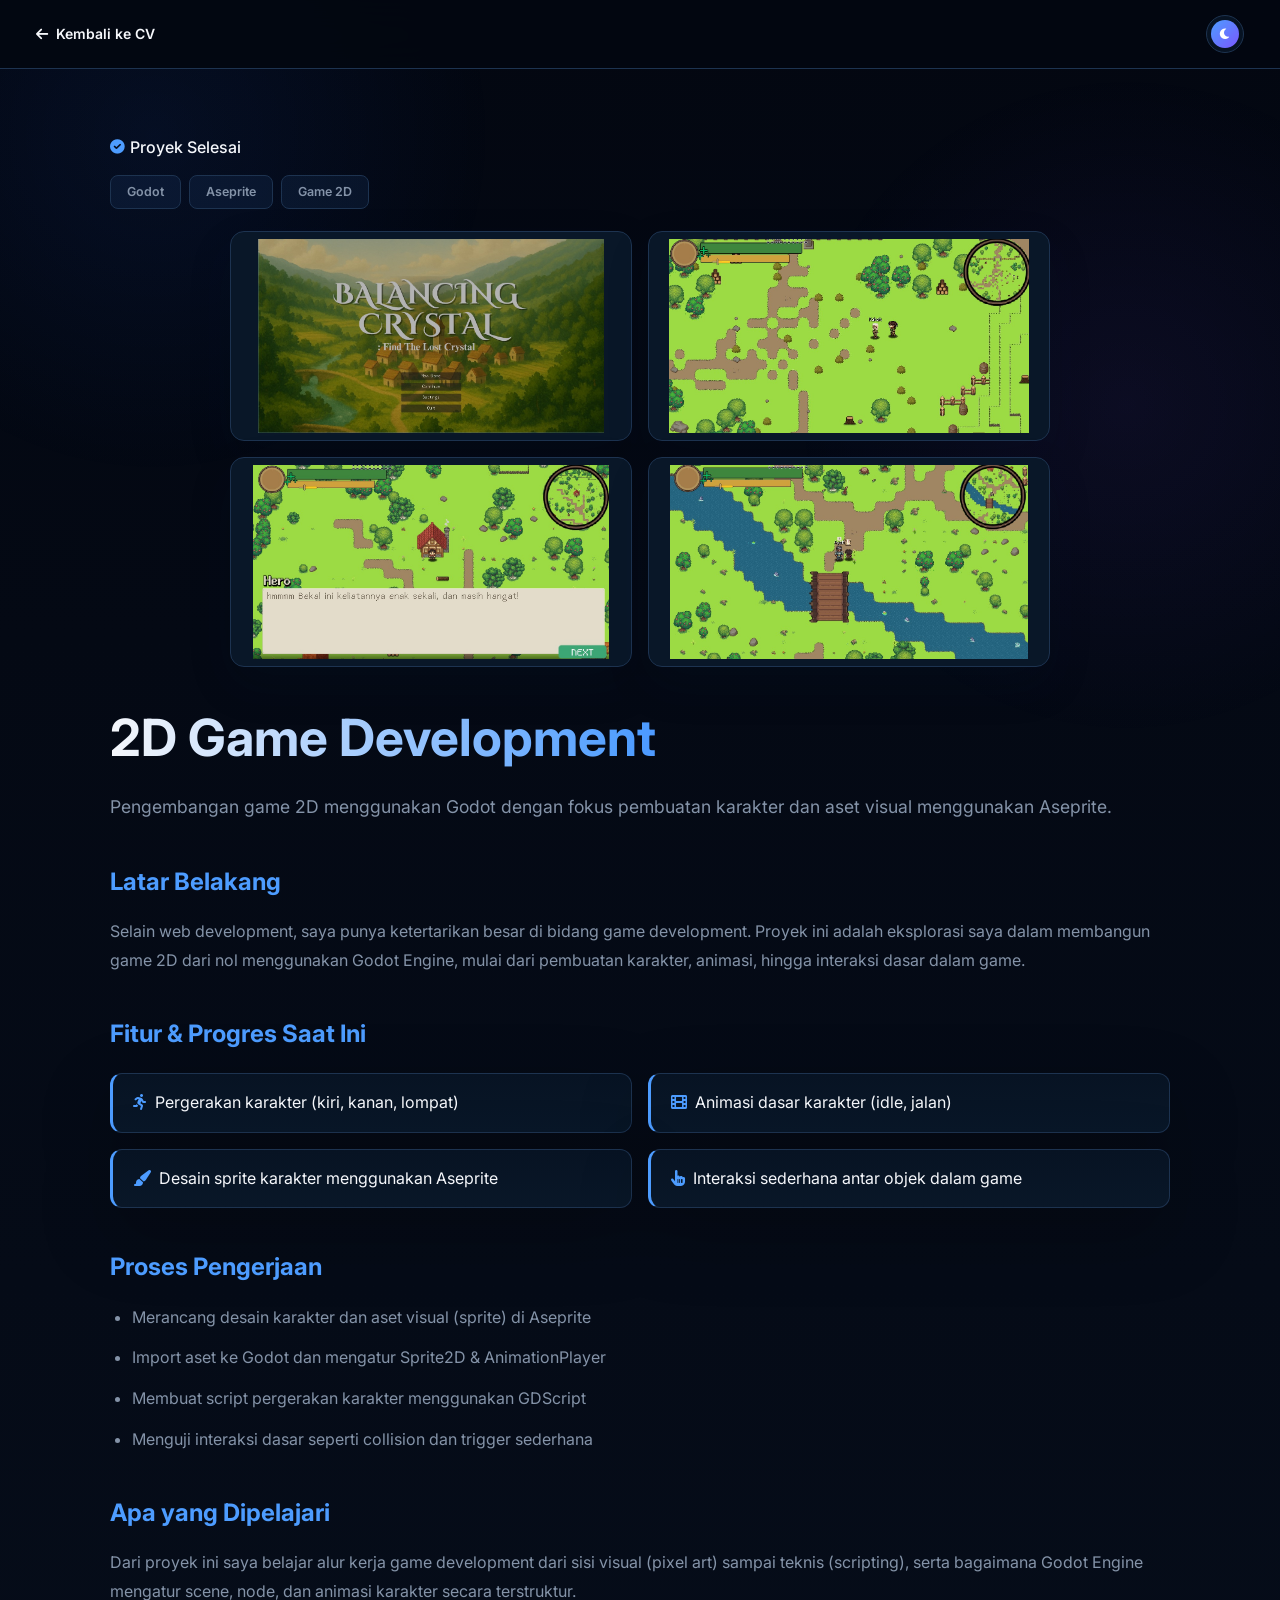
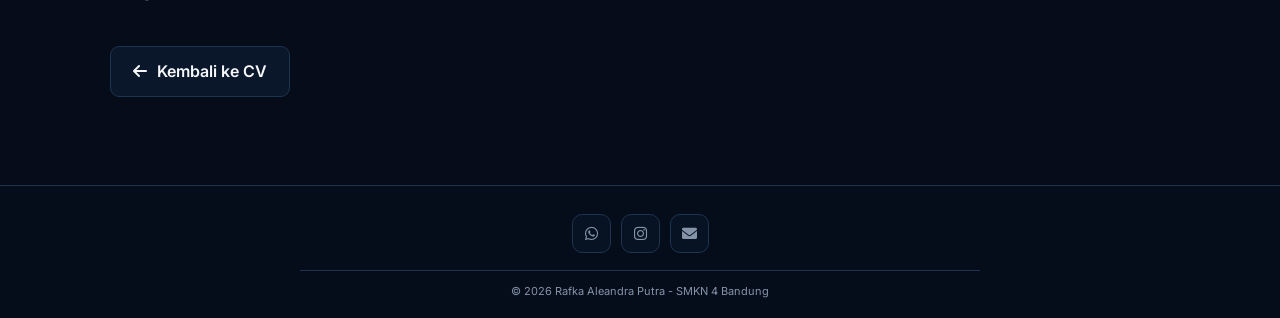
<file: proyek-godot.html>
<!DOCTYPE html>
<html lang="id" data-theme="dark">
<head>
    <meta charset="UTF-8">
    <meta name="viewport" content="width=device-width, initial-scale=1.0">
    <title>2D Game Development - Rafka Aleandra Putra</title>
    <link rel="icon" type="image/x-icon" href="assets/images/logo.png">
    <link href="https://fonts.googleapis.com/css2?family=Poppins:wght@300;400;500;600;700&display=swap" rel="stylesheet">
    <script id="project-theme-init">(function(){const t=localStorage.getItem("portfolio-theme")||localStorage.getItem("cv-theme")||"dark";document.documentElement.setAttribute("data-theme",t==="light"?"light":"dark");})();</script>
    <link rel="stylesheet" href="https://cdnjs.cloudflare.com/ajax/libs/font-awesome/6.0.0/css/all.min.css">
    <style>
        * { margin: 0; padding: 0; box-sizing: border-box; }

        :root {
            --bg-main: radial-gradient(circle at center, #1a1a2e 0%, #0a0a0a 70%);
            --text-main: #ffffff;
            --card-bg: #1f2933;
            --card-border: rgba(255, 255, 255, 0.1);
            --nav-bg: rgba(0, 0, 0, 0.9);
            --footer-bg: #0a0a0a;
            --tag-bg: rgba(78, 205, 196, 0.1);
        }
        [data-theme="light"] {
            --bg-main: radial-gradient(circle at center, #f4f7fb 0%, #e8edf3 70%);
            --text-main: #1a1a2e;
            --card-bg: #ffffff;
            --card-border: rgba(0, 0, 0, 0.08);
            --nav-bg: rgba(255, 255, 255, 0.92);
            --footer-bg: #eef1f6;
            --tag-bg: rgba(78, 205, 196, 0.15);
        }

        body {
            font-family: 'Poppins', sans-serif;
            background: var(--bg-main);
            background-attachment: fixed;
            color: var(--text-main);
            transition: background 0.4s ease, color 0.4s ease;
            min-height: 100vh;
        }

        nav {
            position: sticky;
            top: 0;
            width: 100%;
            padding: 18px 0;
            background: var(--nav-bg);
            backdrop-filter: blur(10px);
            z-index: 1000;
        }
        .nav-container {
            max-width: 1000px;
            margin: 0 auto;
            padding: 0 24px;
            display: flex;
            justify-content: space-between;
            align-items: center;
        }
        .back-link {
            color: var(--text-main);
            text-decoration: none;
            font-weight: 600;
            display: flex;
            align-items: center;
            gap: 8px;
            transition: gap 0.2s ease;
        }
        .back-link:hover { gap: 14px; color: #4ecdc4; }

        .theme-toggle {
            width: 54px; height: 28px; border-radius: 20px;
            background: rgba(128,128,128,0.25);
            border: 1px solid var(--card-border);
            cursor: pointer; position: relative;
        }
        .theme-toggle .knob {
            position: absolute; top: 2px; left: 2px;
            width: 22px; height: 22px; border-radius: 50%;
            background: linear-gradient(45deg, #ff6b6b, #4ecdc4);
            display: flex; align-items: center; justify-content: center;
            font-size: 12px; color: #0a0a0a;
            transition: left 0.3s ease;
        }
        [data-theme="light"] .theme-toggle .knob { left: 28px; }

        main {
            max-width: 1000px;
            margin: 0 auto;
            padding: 50px 24px 100px;
        }

        .project-meta-tag {
            display: inline-block;
            padding: 6px 16px;
            background: var(--tag-bg);
            border: 1px solid #4ecdc4;
            border-radius: 20px;
            font-size: 0.85rem;
            margin-right: 8px;
            margin-bottom: 20px;
        }

        h1 {
            font-size: clamp(2rem, 5vw, 3.2rem);
            font-weight: 700;
            margin-bottom: 12px;
            background: linear-gradient(45deg, #ff6b6b, #4ecdc4);
            -webkit-background-clip: text;
            -webkit-text-fill-color: transparent;
            background-clip: text;
        }

        .hero-img {
            width: 100%;
            max-height: 480px;
            object-fit: cover;
            border-radius: 20px;
            margin: 30px 0 40px;
            box-shadow: 0 20px 60px rgba(0,0,0,0.4);
        }

        h2 {
            font-size: 1.5rem;
            color: #4ecdc4;
            margin: 40px 0 16px;
        }

        p, li {
            line-height: 1.8;
            opacity: 0.95;
            margin-bottom: 12px;
        }

        ul { padding-left: 22px; margin-bottom: 20px; }

        .feature-grid {
            display: grid;
            grid-template-columns: repeat(2, 1fr);
            gap: 16px;
            margin: 20px 0 30px;
        }
        @media (max-width: 640px) { .feature-grid { grid-template-columns: 1fr; } }

        .feature-card {
            background: var(--card-bg);
            border-left: 4px solid #4ecdc4;
            border-radius: 12px;
            padding: 16px 20px;
        }
        .feature-card i { color: #4ecdc4; margin-right: 8px; }
.cta-row {
            display: flex;
            gap: 12px;
            flex-wrap: wrap;
            margin-top: 40px;
        }
        .btn {
            display: inline-flex;
            align-items: center;
            gap: 10px;
            padding: 12px 22px;
            background: rgba(78, 205, 196, 0.12);
            border: 1px solid rgba(78, 205, 196, 0.35);
            color: var(--text-main);
            text-decoration: none;
            border-radius: 14px;
            font-weight: 600;
            transition: all 0.3s ease;
        }
        .btn:hover { background: rgba(78, 205, 196, 0.2); transform: translateY(-2px); }

        footer {
            text-align: center;
            padding: 40px;
            background: var(--footer-bg);
            border-top: 1px solid var(--card-border);
        }

        @media print { nav, .theme-toggle { display: none !important; } }
    
        /* ===== UNIFIED PROJECT STATUS ===== */
        .status-badge {
            display: inline-flex !important;
            align-items: center !important;
            gap: 6px !important;
            margin: 8px 0 18px !important;
            padding: 0 !important;
            border: 0 !important;
            border-radius: 0 !important;
            background: transparent !important;
            color: var(--text-main) !important;
            font-family: 'Poppins', sans-serif !important;
            font-size: 1rem !important;
            font-weight: 500 !important;
            line-height: 1.5 !important;
        }

        .status-badge i {
            color: #4ecdc4 !important;
            font-size: .9rem !important;
        }

        /* Keep the project technology tags identical in spacing. */
        .project-meta-tag {
            vertical-align: middle;
        }

    
        /* ===== Unified project header ===== */
        .status-badge {
            display: inline-flex !important;
            align-items: center !important;
            gap: 6px !important;
            margin: 8px 0 16px !important;
            padding: 0 !important;
            border: 0 !important;
            border-radius: 0 !important;
            background: transparent !important;
            color: var(--text-main) !important;
            font-family: 'Poppins', sans-serif !important;
            font-size: 1rem !important;
            font-weight: 500 !important;
            line-height: 1.5 !important;
        }

        .status-badge i {
            color: #4ecdc4 !important;
            font-size: .9rem !important;
        }

        .project-meta-row {
            display: flex;
            flex-wrap: wrap;
            gap: 8px;
            margin-bottom: 20px;
        }

        .project-meta-row .project-meta-tag {
            margin: 0 !important;
        }

    
/* ================================
   PROJECT IMAGE LAYOUT - RAPi
================================ */

.project-gallery {
    width: min(820px, 100%);
    margin: 22px auto 30px;
    display: grid;
    grid-template-columns: repeat(2, minmax(0, 1fr));
    gap: 16px;
}

.project-gallery-item {
    width: 100%;
    height: 210px;
    overflow: hidden;
    border-radius: 14px;
    border: 1px solid var(--card-border);
    background: rgba(255,255,255,.035);
    box-shadow: 0 8px 22px rgba(0,0,0,.12);
}

.project-gallery-item img {
    display: block;
    width: 100%;
    height: 100%;
    object-fit: contain;
    object-position: center;
    padding: 7px;
    box-sizing: border-box;
    transition: transform .3s ease;
}

.project-gallery-item:hover img {
    transform: scale(1.025);
}

body.light-mode .project-gallery-item {
    background: #e9eaec;
    border-color: #d2d4d8;
    box-shadow: 0 7px 18px rgba(50,55,65,.08);
}

/* Blog hanya 1 foto */
.project-single-image {
    width: min(720px, 100%);
    margin: 22px auto 30px;
    padding: 8px;
    box-sizing: border-box;
    border-radius: 14px;
    border: 1px solid var(--card-border);
    background: rgba(255,255,255,.035);
    box-shadow: 0 8px 22px rgba(0,0,0,.12);
}

.project-single-image img {
    display: block;
    width: 100%;
    height: 300px;
    object-fit: contain;
    object-position: center;
    border-radius: 9px;
}

body.light-mode .project-single-image {
    background: #e9eaec;
    border-color: #d2d4d8;
    box-shadow: 0 7px 18px rgba(50,55,65,.08);
}

@media (max-width: 768px) {
    .project-gallery {
        width: 100%;
        gap: 12px;
    }

    .project-gallery-item {
        height: 175px;
    }

    .project-single-image {
        width: 100%;
    }

    .project-single-image img {
        height: 250px;
    }
}

@media (max-width: 520px) {
    .project-gallery {
        grid-template-columns: 1fr;
    }

    .project-gallery-item {
        height: 220px;
    }

    .project-single-image img {
        height: 220px;
    }
}

    
/* ==================================================
   FOOTER FINAL - SOLID, COMPACT & CLEAN
   Disamakan dengan RafkaBlog & PortoEdu
================================================== */
footer.footer,
.footer {
    position: relative !important;
    width: 100% !important;
    min-height: 0 !important;
    height: auto !important;
    margin: 0 !important;
    padding: 28px 20px 18px !important;
    box-sizing: border-box !important;
    background: #0b0c10 !important;
    background-color: #0b0c10 !important;
    border-top: 1px solid #252830 !important;
    box-shadow: none !important;
    backdrop-filter: none !important;
    -webkit-backdrop-filter: none !important;
}

.footer-contact {
    display: flex !important;
    align-items: center !important;
    justify-content: center !important;
    gap: 10px !important;
    margin: 0 0 17px !important;
}

.footer-contact-btn {
    width: 39px !important;
    height: 39px !important;
    padding: 0 !important;
    margin: 0 !important;
    display: inline-flex !important;
    align-items: center !important;
    justify-content: center !important;
    box-sizing: border-box !important;
    color: #e7e9ed !important;
    background: #12151b !important;
    border: 1px solid #30343d !important;
    border-radius: 10px !important;
    text-decoration: none !important;
    transition: transform .2s ease, color .2s ease,
                border-color .2s ease, background .2s ease !important;
}

.footer-contact-btn i {
    font-size: 15px !important;
    line-height: 1 !important;
}

.footer-contact-btn:hover {
    transform: translateY(-2px) !important;
    color: #4ecdc4 !important;
    background: #171b22 !important;
    border-color: #4ecdc4 !important;
}

.footer-line {
    width: min(680px, 88%) !important;
    height: 1px !important;
    margin: 0 auto 13px !important;
    padding: 0 !important;
    background: #252830 !important;
    opacity: 1 !important;
}

.footer-bottom {
    display: flex !important;
    flex-direction: column !important;
    align-items: center !important;
    justify-content: center !important;
    gap: 5px !important;
    margin: 0 !important;
    padding: 0 !important;
    text-align: center !important;
}

.footer-bottom p {
    margin: 0 !important;
    padding: 0 !important;
    color: #8f949e !important;
    font-size: 11px !important;
    line-height: 1.4 !important;
}

.back-top {
    display: inline-flex !important;
    align-items: center !important;
    justify-content: center !important;
    gap: 5px !important;
    margin: 0 !important;
    padding: 0 !important;
    color: #4ecdc4 !important;
    font-size: 11px !important;
    font-weight: 600 !important;
    text-decoration: none !important;
}

.back-top i {
    font-size: 10px !important;
}

[data-theme="light"] footer.footer,
[data-theme="light"] .footer {
    background: #f0f1f3 !important;
    background-color: #f0f1f3 !important;
    border-top-color: #d8dbe0 !important;
}

[data-theme="light"] .footer-contact-btn {
    color: #3e434c !important;
    background: #e6e8eb !important;
    border-color: #cdd1d7 !important;
}

[data-theme="light"] .footer-contact-btn:hover {
    color: #4ecdc4 !important;
    background: #dde0e4 !important;
    border-color: #4ecdc4 !important;
}

[data-theme="light"] .footer-line {
    background: #d8dbe0 !important;
}

[data-theme="light"] .footer-bottom p {
    color: #737982 !important;
}

@media (max-width: 600px) {
    footer.footer,
    .footer {
        padding: 24px 16px 16px !important;
    }

    .footer-contact {
        gap: 9px !important;
        margin-bottom: 15px !important;
    }

    .footer-contact-btn {
        width: 37px !important;
        height: 37px !important;
    }

    .footer-line {
        width: 92% !important;
        margin-bottom: 12px !important;
    }
}

    
/* ===== FINAL UNIFIED PROJECT THEME =====
   Matches the main portfolio visual system.
*/
:root{
  --bg-main: linear-gradient(180deg,#030711 0%,#060d1a 100%);
  --text-main:#f5f7fb;
  --muted-main:#8493a8;
  --card-bg:#071323;
  --card-bg-2:#091728;
  --card-border:#1d3350;
  --nav-bg:rgba(3,7,17,.88);
  --footer-bg:#060d1a;
  --tag-bg:rgba(77,156,255,.08);
  --accent-main:#4d9cff;
  --accent-2-main:#7a58ff;
  --shadow-main:0 25px 70px rgba(0,0,0,.25);
}
html[data-theme="light"]{
  --bg-main:linear-gradient(180deg,#f5f8fc 0%,#eef3f9 100%);
  --text-main:#152033;
  --muted-main:#627086;
  --card-bg:#ffffff;
  --card-bg-2:#f8fbff;
  --card-border:#d7e0ec;
  --nav-bg:rgba(245,248,252,.92);
  --footer-bg:#eef3f9;
  --tag-bg:rgba(36,109,245,.07);
  --accent-main:#246df5;
  --accent-2-main:#7354e8;
  --shadow-main:0 22px 55px rgba(32,61,100,.12);
}

html{scroll-behavior:smooth}
body{
  font-family:'Inter',Arial,sans-serif !important;
  background:var(--bg-main) !important;
  color:var(--text-main) !important;
  line-height:1.6 !important;
  transition:background .3s ease,color .3s ease;
}
body::before{
  content:"";
  position:fixed;
  inset:0;
  z-index:-1;
  pointer-events:none;
  background:
    radial-gradient(circle at 12% 15%,rgba(39,105,255,.08),transparent 25%),
    radial-gradient(circle at 88% 45%,rgba(132,74,255,.07),transparent 27%);
}

nav{
  padding:0 !important;
  min-height:68px;
  background:var(--nav-bg) !important;
  border-bottom:1px solid var(--card-border);
  backdrop-filter:blur(18px) !important;
  -webkit-backdrop-filter:blur(18px);
}
.nav-container{
  max-width:1500px !important;
  min-height:68px;
  padding:0 36px !important;
}
.back-link{
  color:var(--text-main) !important;
  font-family:'Inter',Arial,sans-serif !important;
  font-size:14px;
}
.back-link:hover{color:var(--accent-main) !important}
.theme-toggle{
  width:38px !important;height:38px !important;
  border-radius:50% !important;
  background:var(--card-bg) !important;
  border:1px solid var(--card-border) !important;
}
.theme-toggle .knob{
  width:28px !important;height:28px !important;
  top:4px !important;left:4px !important;
  background:linear-gradient(135deg,var(--accent-main),var(--accent-2-main)) !important;
  color:#fff !important;
}
html[data-theme="light"] .theme-toggle .knob{left:4px !important}

main{
  max-width:1120px !important;
  padding:58px 30px 88px !important;
}

.status-badge{
  color:var(--text-main) !important;
  font-family:'Inter',Arial,sans-serif !important;
}
.status-badge i{color:var(--accent-main) !important}

.project-meta-tag{
  color:var(--muted-main) !important;
  background:var(--tag-bg) !important;
  border:1px solid var(--card-border) !important;
  border-radius:8px !important;
  font-family:'Inter',Arial,sans-serif !important;
  font-size:.78rem !important;
  font-weight:600;
}
.project-meta-tag:hover{
  color:var(--text-main) !important;
  border-color:var(--accent-main) !important;
}

h1{
  color:var(--text-main) !important;
  background:linear-gradient(90deg,var(--text-main),var(--accent-main),var(--accent-2-main)) !important;
  -webkit-background-clip:text !important;
  background-clip:text !important;
  -webkit-text-fill-color:transparent !important;
  font-family:'Inter',Arial,sans-serif !important;
}
h2{
  color:var(--accent-main) !important;
  font-family:'Inter',Arial,sans-serif !important;
}
p,li{
  color:var(--muted-main) !important;
  opacity:1 !important;
}
strong,b{color:var(--text-main)}

.feature-card{
  color:var(--text-main) !important;
  background:linear-gradient(180deg,var(--card-bg),var(--card-bg-2)) !important;
  border:1px solid var(--card-border) !important;
  border-left:3px solid var(--accent-main) !important;
  box-shadow:var(--shadow-main) !important;
}
.feature-card i{color:var(--accent-main) !important}

.project-gallery-item,
.project-single-image{
  background:var(--card-bg-2) !important;
  border:1px solid var(--card-border) !important;
  box-shadow:0 18px 45px rgba(8,25,50,.12) !important;
}
.project-gallery-item img,
.project-single-image img{
  border-radius:10px;
}
html[data-theme="light"] .project-gallery-item,
html[data-theme="light"] .project-single-image{
  background:#fff !important;
  border-color:#d7e0ec !important;
  box-shadow:0 18px 40px rgba(32,61,100,.10) !important;
}

.btn{
  color:var(--text-main) !important;
  background:rgba(77,156,255,.08) !important;
  border:1px solid var(--card-border) !important;
  border-radius:9px !important;
}
.btn:hover{
  color:var(--text-main) !important;
  background:rgba(77,156,255,.15) !important;
  border-color:var(--accent-main) !important;
  box-shadow:0 10px 28px rgba(36,109,245,.12);
}
html[data-theme="light"] .btn{
  background:rgba(36,109,245,.06) !important;
  color:#152033 !important;
}
html[data-theme="light"] .btn:hover{
  background:rgba(36,109,245,.10) !important;
}

footer.footer,.footer{
  background:var(--footer-bg) !important;
  border-top:1px solid var(--card-border) !important;
}
.footer-contact-btn{
  color:var(--muted-main) !important;
  background:var(--card-bg) !important;
  border-color:var(--card-border) !important;
}
.footer-contact-btn:hover{
  color:var(--accent-main) !important;
  background:var(--card-bg-2) !important;
  border-color:var(--accent-main) !important;
}
.footer-line{background:var(--card-border) !important}
.footer-bottom p{color:var(--muted-main) !important}
.back-top{color:var(--accent-main) !important}

@media(max-width:700px){
  .nav-container{padding:0 20px !important}
  main{padding:42px 20px 64px !important}
  h1{font-size:clamp(2rem,9vw,3rem) !important}
}

</style>
<link rel="stylesheet" href="https://fonts.googleapis.com/css2?family=Inter:wght@400;500;600;700;800&display=swap">
</head>
<body>
    <nav>
        <div class="nav-container">
            <a href="index.html#experience" class="back-link"><i class="fas fa-arrow-left"></i> Kembali ke CV</a>
            <button class="theme-toggle" id="themeToggle" aria-label="Toggle dark/light mode">
                <span class="knob"><i class="fas fa-moon" id="themeIcon"></i></span>
            </button>
        </div>
    </nav>

    <main>
        <div class="status-badge">
            <i class="fas fa-check-circle"></i> Proyek Selesai
        </div>


<div class="project-meta-row">
            <span class="project-meta-tag">Godot</span>
            <span class="project-meta-tag">Aseprite</span>
            <span class="project-meta-tag">Game 2D</span>
        </div>

        <div class="project-gallery">
            <div class="project-gallery-item">
                <img src="assets/images/game1.png" alt="Screenshot Project 1" loading="lazy">
            </div>
            <div class="project-gallery-item">
                <img src="assets/images/game2.png" alt="Screenshot Project 2" loading="lazy">
            </div>
            <div class="project-gallery-item">
                <img src="assets/images/game3.png" alt="Screenshot Project 3" loading="lazy">
            </div>
            <div class="project-gallery-item">
                <img src="assets/images/game4.png" alt="Screenshot Project 4" loading="lazy">
            </div>
        </div>



<h1>2D Game Development</h1>

        <p style="font-size: 1.1rem; opacity: 0.85;">Pengembangan game 2D menggunakan Godot dengan fokus pembuatan karakter dan aset visual menggunakan Aseprite.</p>


        <h2>Latar Belakang</h2>
        <p>Selain web development, saya punya ketertarikan besar di bidang game development. Proyek ini adalah eksplorasi saya dalam membangun game 2D dari nol menggunakan Godot Engine, mulai dari pembuatan karakter, animasi, hingga interaksi dasar dalam game.</p>

        <h2>Fitur & Progres Saat Ini</h2>
        <div class="feature-grid">
            <div class="feature-card"><i class="fas fa-running"></i>Pergerakan karakter (kiri, kanan, lompat)</div>
            <div class="feature-card"><i class="fas fa-film"></i>Animasi dasar karakter (idle, jalan)</div>
            <div class="feature-card"><i class="fas fa-paint-brush"></i>Desain sprite karakter menggunakan Aseprite</div>
            <div class="feature-card"><i class="fas fa-hand-pointer"></i>Interaksi sederhana antar objek dalam game</div>
        </div>

        <h2>Proses Pengerjaan</h2>
        <ul>
            <li>Merancang desain karakter dan aset visual (sprite) di Aseprite</li>
            <li>Import aset ke Godot dan mengatur Sprite2D & AnimationPlayer</li>
            <li>Membuat script pergerakan karakter menggunakan GDScript</li>
            <li>Menguji interaksi dasar seperti collision dan trigger sederhana</li>
        </ul>

        <h2>Apa yang Dipelajari</h2>
        <p>Dari proyek ini saya belajar alur kerja game development dari sisi visual (pixel art) sampai teknis (scripting), serta bagaimana Godot Engine mengatur scene, node, dan animasi karakter secara terstruktur.</p>

         <div class="cta-row">
            <a href="index.html#experience" class="btn">
                <i class="fas fa-arrow-left"></i> Kembali ke CV
            </a>
        </div>
    </main>

    <footer class="footer">
    <div class="footer-contact">
        <a href="https://wa.me/627719095778" class="footer-contact-btn" target="_blank" rel="noopener noreferrer" aria-label="WhatsApp"><i class="fab fa-whatsapp"></i></a>
        <a href="https://instagram.com/rfkaaleandra" class="footer-contact-btn" target="_blank" rel="noopener noreferrer" aria-label="Instagram"><i class="fab fa-instagram"></i></a>
        <a href="https://mail.google.com/mail/?view=cm&fs=1&to=rafkaaleandra06@email.com" target="_blank" rel="noopener noreferrer" class="footer-contact-btn" aria-label="Email"><i class="fas fa-envelope"></i></a>
    </div>
    <div class="footer-line"></div>
    <div class="footer-bottom">
        <p>© 2026 Rafka Aleandra Putra - SMKN 4 Bandung</p>
    </div>
</footer>

    <script>
        const themeToggle = document.getElementById('themeToggle');
        const themeIcon = document.getElementById('themeIcon');
        const root = document.documentElement;

        function applyTheme(theme, persist = true) {
            const nextTheme = theme === 'light' ? 'light' : 'dark';
            root.setAttribute('data-theme', nextTheme);
            if (themeIcon) themeIcon.className = nextTheme === 'light' ? 'fas fa-sun' : 'fas fa-moon';
            if (persist) {
                localStorage.setItem('portfolio-theme', nextTheme);
                localStorage.setItem('cv-theme', nextTheme);
            }
        }

        const savedTheme = localStorage.getItem('portfolio-theme') || localStorage.getItem('cv-theme') || 'dark';
        applyTheme(savedTheme, false);

        if (themeToggle) {
            themeToggle.addEventListener('click', () => {
                const current = root.getAttribute('data-theme') === 'light' ? 'light' : 'dark';
                applyTheme(current === 'light' ? 'dark' : 'light');
            });
        }
    </script>
</body>

</html>
</file>
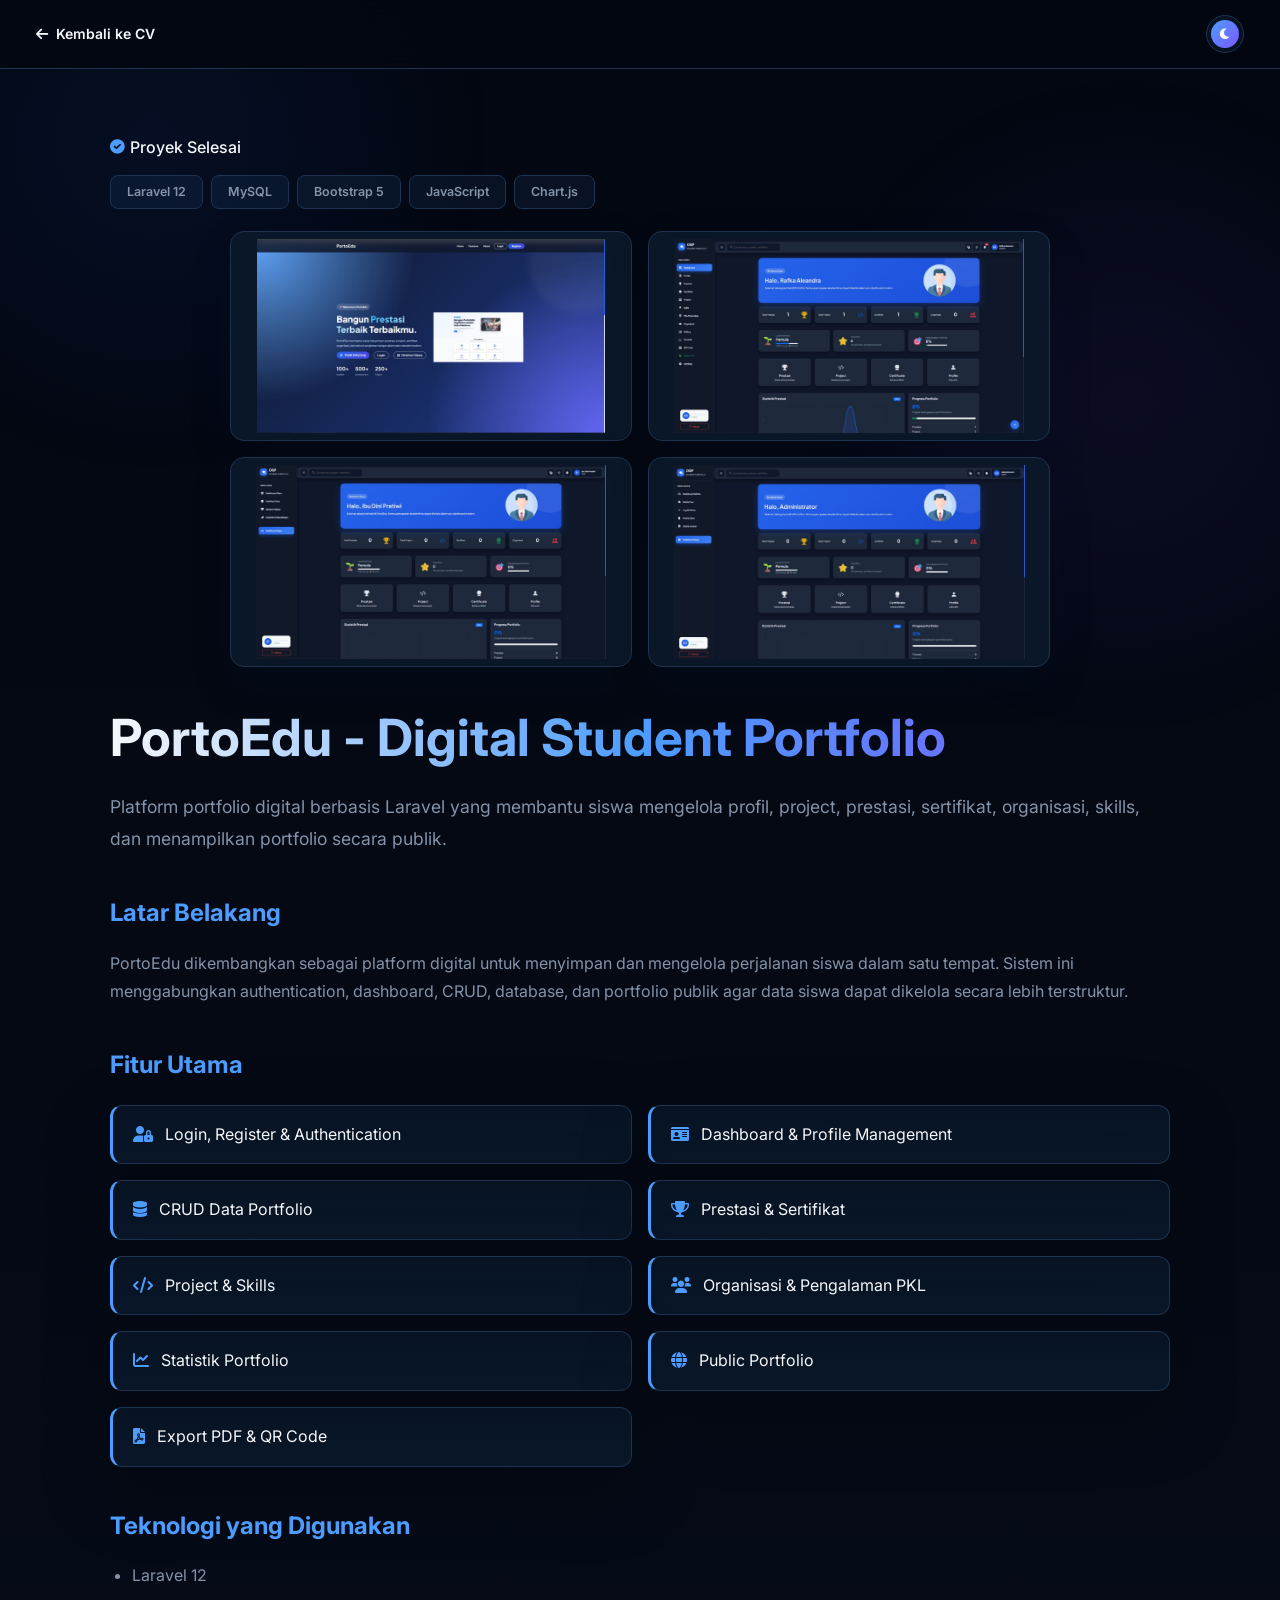
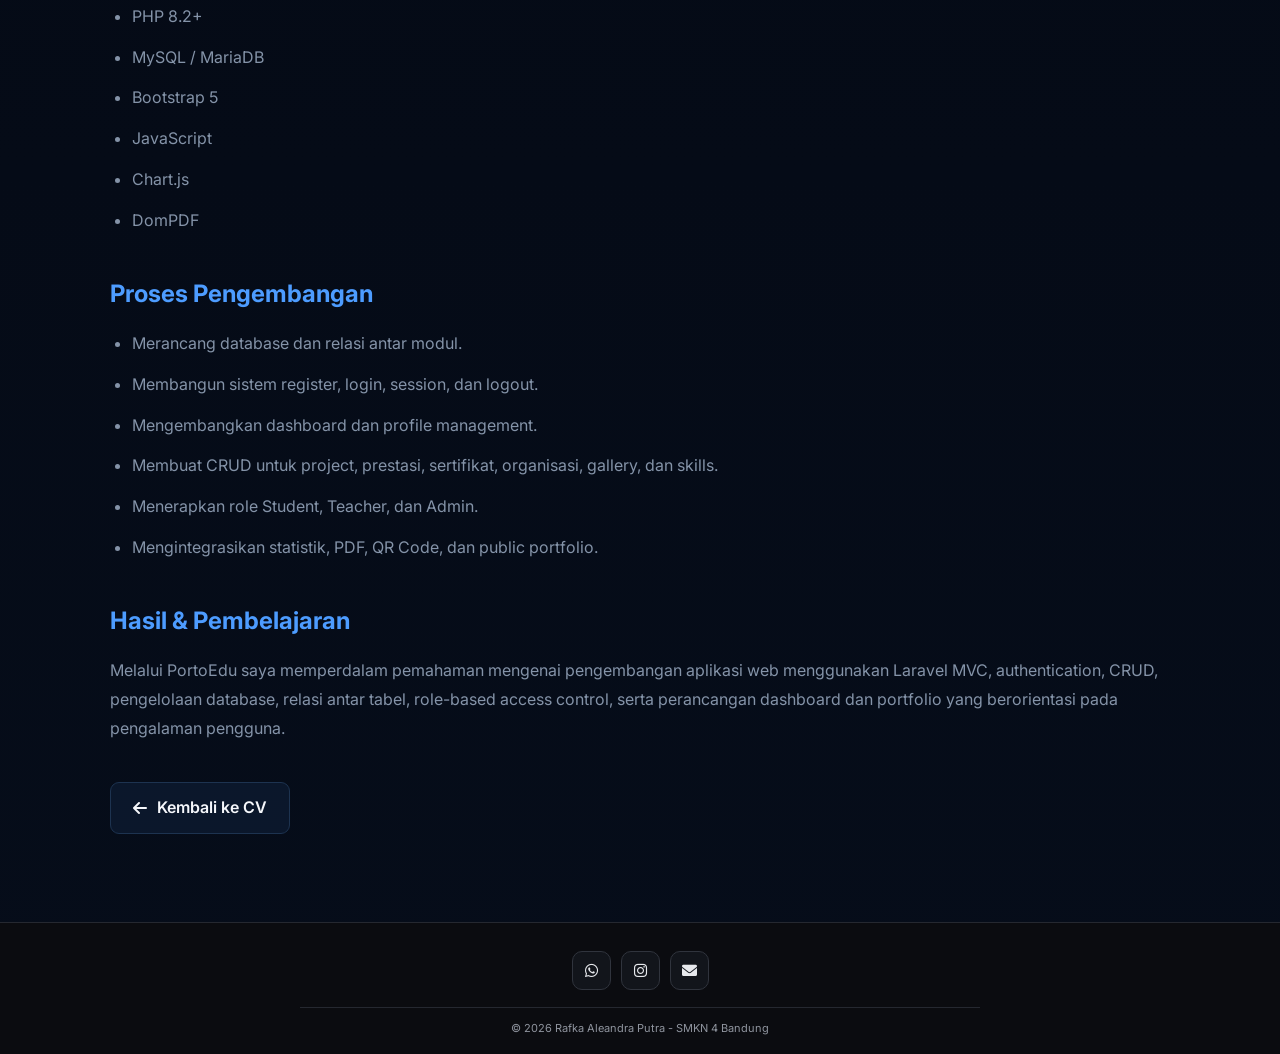
<file: proyek-portoedu.html>
<!DOCTYPE html>
<html lang="id" data-theme="dark">
<head>
    <meta charset="UTF-8">
    <meta name="viewport" content="width=device-width, initial-scale=1.0">
    <title>PortoEdu - Digital Student Portfolio</title>
    <link rel="icon" type="image/x-icon" href="assets/images/logo.png">
    <link href="https://fonts.googleapis.com/css2?family=Poppins:wght@300;400;500;600;700&display=swap" rel="stylesheet">
    <script id="project-theme-init">(function(){const t=localStorage.getItem("portfolio-theme")||localStorage.getItem("cv-theme")||"dark";document.documentElement.setAttribute("data-theme",t==="light"?"light":"dark");})();</script>
    <link rel="stylesheet" href="https://cdnjs.cloudflare.com/ajax/libs/font-awesome/6.0.0/css/all.min.css">
    <style>
        * { margin: 0; padding: 0; box-sizing: border-box; }

        :root {
            --bg-main: radial-gradient(circle at center, #1a1a2e 0%, #0a0a0a 70%);
            --text-main: #ffffff;
            --card-bg: #1f2933;
            --card-border: rgba(255, 255, 255, 0.1);
            --nav-bg: rgba(0, 0, 0, 0.9);
            --footer-bg: #0a0a0a;
            --tag-bg: rgba(78, 205, 196, 0.1);
        }
        [data-theme="light"] {
            --bg-main: radial-gradient(circle at center, #f4f7fb 0%, #e8edf3 70%);
            --text-main: #1a1a2e;
            --card-bg: #ffffff;
            --card-border: rgba(0, 0, 0, 0.08);
            --nav-bg: rgba(255, 255, 255, 0.92);
            --footer-bg: #eef1f6;
            --tag-bg: rgba(78, 205, 196, 0.15);
        }

        body {
            font-family: 'Poppins', sans-serif;
            background: var(--bg-main);
            background-attachment: fixed;
            color: var(--text-main);
            transition: background 0.4s ease, color 0.4s ease;
            min-height: 100vh;
        }

        nav {
            position: sticky;
            top: 0;
            width: 100%;
            padding: 18px 0;
            background: var(--nav-bg);
            backdrop-filter: blur(10px);
            z-index: 1000;
        }
        .nav-container {
            max-width: 1000px;
            margin: 0 auto;
            padding: 0 24px;
            display: flex;
            justify-content: space-between;
            align-items: center;
        }
        .back-link {
            color: var(--text-main);
            text-decoration: none;
            font-weight: 600;
            display: flex;
            align-items: center;
            gap: 8px;
            transition: gap 0.2s ease;
        }
        .back-link:hover { gap: 14px; color: #4ecdc4; }

        .theme-toggle {
            width: 54px; height: 28px; border-radius: 20px;
            background: rgba(128,128,128,0.25);
            border: 1px solid var(--card-border);
            cursor: pointer; position: relative;
        }
        .theme-toggle .knob {
            position: absolute; top: 2px; left: 2px;
            width: 22px; height: 22px; border-radius: 50%;
            background: linear-gradient(45deg, #ff6b6b, #4ecdc4);
            display: flex; align-items: center; justify-content: center;
            font-size: 12px; color: #0a0a0a;
            transition: left 0.3s ease;
        }
        [data-theme="light"] .theme-toggle .knob { left: 28px; }

        main {
            max-width: 1000px;
            margin: 0 auto;
            padding: 50px 24px 100px;
        }

        .project-meta-tag {
            display: inline-block;
            padding: 6px 16px;
            background: var(--tag-bg);
            border: 1px solid #4ecdc4;
            border-radius: 20px;
            font-size: 0.85rem;
            margin-right: 8px;
            margin-bottom: 20px;
        }

        h1 {
            font-size: clamp(2rem, 5vw, 3.2rem);
            font-weight: 700;
            margin-bottom: 12px;
            background: linear-gradient(45deg, #ff6b6b, #4ecdc4);
            -webkit-background-clip: text;
            -webkit-text-fill-color: transparent;
            background-clip: text;
        }

        .hero-img {
            width: 100%;
            max-height: 480px;
            object-fit: cover;
            border-radius: 20px;
            margin: 30px 0 40px;
            box-shadow: 0 20px 60px rgba(0,0,0,0.4);
        }

        h2 {
            font-size: 1.5rem;
            color: #4ecdc4;
            margin: 40px 0 16px;
        }

        p, li {
            line-height: 1.8;
            opacity: 0.95;
            margin-bottom: 12px;
        }

        ul { padding-left: 22px; margin-bottom: 20px; }

        .feature-grid {
            display: grid;
            grid-template-columns: repeat(2, 1fr);
            gap: 16px;
            margin: 20px 0 30px;
        }
        @media (max-width: 640px) { .feature-grid { grid-template-columns: 1fr; } }

        .feature-card {
            background: var(--card-bg);
            border-left: 4px solid #4ecdc4;
            border-radius: 12px;
            padding: 16px 20px;
        }
        .feature-card i { color: #4ecdc4; margin-right: 8px; }

        .cta-row {
            display: flex;
            gap: 12px;
            flex-wrap: wrap;
            margin-top: 40px;
        }
        .btn {
            display: inline-flex;
            align-items: center;
            gap: 10px;
            padding: 12px 22px;
            background: rgba(78, 205, 196, 0.12);
            border: 1px solid rgba(78, 205, 196, 0.35);
            color: var(--text-main);
            text-decoration: none;
            border-radius: 14px;
            font-weight: 600;
            transition: all 0.3s ease;
        }
        .btn:hover { background: rgba(78, 205, 196, 0.2); transform: translateY(-2px); }

        footer {
            text-align: center;
            padding: 40px;
            background: var(--footer-bg);
            border-top: 1px solid var(--card-border);
        }

        @media print { nav, .theme-toggle { display: none !important; } }
    
        /* ===== UNIFIED PROJECT STATUS ===== */
        .status-badge {
            display: inline-flex !important;
            align-items: center !important;
            gap: 6px !important;
            margin: 8px 0 18px !important;
            padding: 0 !important;
            border: 0 !important;
            border-radius: 0 !important;
            background: transparent !important;
            color: var(--text-main) !important;
            font-family: 'Poppins', sans-serif !important;
            font-size: 1rem !important;
            font-weight: 500 !important;
            line-height: 1.5 !important;
        }

        .status-badge i {
            color: #4ecdc4 !important;
            font-size: .9rem !important;
        }

        /* Keep the project technology tags identical in spacing. */
        .project-meta-tag {
            vertical-align: middle;
        }

    
        /* ===== Unified project header ===== */
        .status-badge {
            display: inline-flex !important;
            align-items: center !important;
            gap: 6px !important;
            margin: 8px 0 16px !important;
            padding: 0 !important;
            border: 0 !important;
            border-radius: 0 !important;
            background: transparent !important;
            color: var(--text-main) !important;
            font-family: 'Poppins', sans-serif !important;
            font-size: 1rem !important;
            font-weight: 500 !important;
            line-height: 1.5 !important;
        }

        .status-badge i {
            color: #4ecdc4 !important;
            font-size: .9rem !important;
        }

        .project-meta-row {
            display: flex;
            flex-wrap: wrap;
            gap: 8px;
            margin-bottom: 20px;
        }

        .project-meta-row .project-meta-tag {
            margin: 0 !important;
        }

    
/* ================================
   PROJECT IMAGE LAYOUT - RAPi
================================ */

.project-gallery {
    width: min(820px, 100%);
    margin: 22px auto 30px;
    display: grid;
    grid-template-columns: repeat(2, minmax(0, 1fr));
    gap: 16px;
}

.project-gallery-item {
    width: 100%;
    height: 210px;
    overflow: hidden;
    border-radius: 14px;
    border: 1px solid var(--card-border);
    background: rgba(255,255,255,.035);
    box-shadow: 0 8px 22px rgba(0,0,0,.12);
}

.project-gallery-item img {
    display: block;
    width: 100%;
    height: 100%;
    object-fit: contain;
    object-position: center;
    padding: 7px;
    box-sizing: border-box;
    transition: transform .3s ease;
}

.project-gallery-item:hover img {
    transform: scale(1.025);
}

body.light-mode .project-gallery-item {
    background: #e9eaec;
    border-color: #d2d4d8;
    box-shadow: 0 7px 18px rgba(50,55,65,.08);
}

/* Blog hanya 1 foto */
.project-single-image {
    width: min(720px, 100%);
    margin: 22px auto 30px;
    padding: 8px;
    box-sizing: border-box;
    border-radius: 14px;
    border: 1px solid var(--card-border);
    background: rgba(255,255,255,.035);
    box-shadow: 0 8px 22px rgba(0,0,0,.12);
}

.project-single-image img {
    display: block;
    width: 100%;
    height: 300px;
    object-fit: contain;
    object-position: center;
    border-radius: 9px;
}

body.light-mode .project-single-image {
    background: #e9eaec;
    border-color: #d2d4d8;
    box-shadow: 0 7px 18px rgba(50,55,65,.08);
}

@media (max-width: 768px) {
    .project-gallery {
        width: 100%;
        gap: 12px;
    }

    .project-gallery-item {
        height: 175px;
    }

    .project-single-image {
        width: 100%;
    }

    .project-single-image img {
        height: 250px;
    }
}

@media (max-width: 520px) {
    .project-gallery {
        grid-template-columns: 1fr;
    }

    .project-gallery-item {
        height: 220px;
    }

    .project-single-image img {
        height: 220px;
    }
}

    
/* ===== COMPACT FOOTER ===== */
.footer, footer.footer {
    width: 100%;
    min-height: 0 !important;
    height: auto !important;
    padding: 30px 20px 18px !important;
    margin: 0 !important;
    box-sizing: border-box;
    background: var(--bg-color);
    border-top: 1px solid rgba(255,255,255,.07);
}
.footer-contact {
    display: flex;
    justify-content: center;
    align-items: center;
    gap: 10px;
    margin: 0 0 18px;
}
.footer-contact-btn {
    width: 38px;
    height: 38px;
    display: flex;
    align-items: center;
    justify-content: center;
    border: 1px solid rgba(255,255,255,.11);
    border-radius: 11px;
    color: var(--text-color);
    background: transparent;
    text-decoration: none;
    transition: .25s ease;
}
.footer-contact-btn:hover {
    transform: translateY(-2px);
    color: var(--accent-color);
    border-color: var(--accent-color);
    background: rgba(78,205,196,.06);
}
.footer-contact-btn i { font-size: 15px; }
.footer-line {
    width: min(700px, 90%);
    height: 1px;
    margin: 0 auto 14px;
    background: rgba(255,255,255,.06);
}
.footer-bottom {
    display: flex;
    flex-direction: column;
    align-items: center;
    gap: 6px;
    text-align: center;
}
.footer-bottom p {
    margin: 0;
    font-size: 11px;
    line-height: 1.4;
    color: var(--text-muted);
}
.back-top {
    display: inline-flex;
    align-items: center;
    gap: 5px;
    color: var(--accent-color);
    text-decoration: none;
    font-size: 11px;
    font-weight: 600;
}
.back-top i { font-size: 10px; }
body.light-mode .footer { border-top-color: rgba(0,0,0,.07); }
body.light-mode .footer-contact-btn { border-color: rgba(0,0,0,.11); }
body.light-mode .footer-line { background: rgba(0,0,0,.07); }
@media (max-width:600px) {
    .footer { padding: 25px 16px 16px !important; }
    .footer-contact { margin-bottom: 15px; }
    .footer-contact-btn { width: 36px; height: 36px; }
}


/* ===== FINAL UNIFIED PROJECT THEME =====
   Matches the main portfolio visual system.
*/
:root{
  --bg-main: linear-gradient(180deg,#030711 0%,#060d1a 100%);
  --text-main:#f5f7fb;
  --muted-main:#8493a8;
  --card-bg:#071323;
  --card-bg-2:#091728;
  --card-border:#1d3350;
  --nav-bg:rgba(3,7,17,.88);
  --footer-bg:#060d1a;
  --tag-bg:rgba(77,156,255,.08);
  --accent-main:#4d9cff;
  --accent-2-main:#7a58ff;
  --shadow-main:0 25px 70px rgba(0,0,0,.25);
}
html[data-theme="light"]{
  --bg-main:linear-gradient(180deg,#f5f8fc 0%,#eef3f9 100%);
  --text-main:#152033;
  --muted-main:#627086;
  --card-bg:#ffffff;
  --card-bg-2:#f8fbff;
  --card-border:#d7e0ec;
  --nav-bg:rgba(245,248,252,.92);
  --footer-bg:#eef3f9;
  --tag-bg:rgba(36,109,245,.07);
  --accent-main:#246df5;
  --accent-2-main:#7354e8;
  --shadow-main:0 22px 55px rgba(32,61,100,.12);
}

html{scroll-behavior:smooth}
body{
  font-family:'Inter',Arial,sans-serif !important;
  background:var(--bg-main) !important;
  color:var(--text-main) !important;
  line-height:1.6 !important;
  transition:background .3s ease,color .3s ease;
}
body::before{
  content:"";
  position:fixed;
  inset:0;
  z-index:-1;
  pointer-events:none;
  background:
    radial-gradient(circle at 12% 15%,rgba(39,105,255,.08),transparent 25%),
    radial-gradient(circle at 88% 45%,rgba(132,74,255,.07),transparent 27%);
}

nav{
  padding:0 !important;
  min-height:68px;
  background:var(--nav-bg) !important;
  border-bottom:1px solid var(--card-border);
  backdrop-filter:blur(18px) !important;
  -webkit-backdrop-filter:blur(18px);
}
.nav-container{
  max-width:1500px !important;
  min-height:68px;
  padding:0 36px !important;
}
.back-link{
  color:var(--text-main) !important;
  font-family:'Inter',Arial,sans-serif !important;
  font-size:14px;
}
.back-link:hover{color:var(--accent-main) !important}
.theme-toggle{
  width:38px !important;height:38px !important;
  border-radius:50% !important;
  background:var(--card-bg) !important;
  border:1px solid var(--card-border) !important;
}
.theme-toggle .knob{
  width:28px !important;height:28px !important;
  top:4px !important;left:4px !important;
  background:linear-gradient(135deg,var(--accent-main),var(--accent-2-main)) !important;
  color:#fff !important;
}
html[data-theme="light"] .theme-toggle .knob{left:4px !important}

main{
  max-width:1120px !important;
  padding:58px 30px 88px !important;
}

.status-badge{
  color:var(--text-main) !important;
  font-family:'Inter',Arial,sans-serif !important;
}
.status-badge i{color:var(--accent-main) !important}

.project-meta-tag{
  color:var(--muted-main) !important;
  background:var(--tag-bg) !important;
  border:1px solid var(--card-border) !important;
  border-radius:8px !important;
  font-family:'Inter',Arial,sans-serif !important;
  font-size:.78rem !important;
  font-weight:600;
}
.project-meta-tag:hover{
  color:var(--text-main) !important;
  border-color:var(--accent-main) !important;
}

h1{
  color:var(--text-main) !important;
  background:linear-gradient(90deg,var(--text-main),var(--accent-main),var(--accent-2-main)) !important;
  -webkit-background-clip:text !important;
  background-clip:text !important;
  -webkit-text-fill-color:transparent !important;
  font-family:'Inter',Arial,sans-serif !important;
}
h2{
  color:var(--accent-main) !important;
  font-family:'Inter',Arial,sans-serif !important;
}
p,li{
  color:var(--muted-main) !important;
  opacity:1 !important;
}
strong,b{color:var(--text-main)}

.feature-card{
  color:var(--text-main) !important;
  background:linear-gradient(180deg,var(--card-bg),var(--card-bg-2)) !important;
  border:1px solid var(--card-border) !important;
  border-left:3px solid var(--accent-main) !important;
  box-shadow:var(--shadow-main) !important;
}
.feature-card i{color:var(--accent-main) !important}

.project-gallery-item,
.project-single-image{
  background:var(--card-bg-2) !important;
  border:1px solid var(--card-border) !important;
  box-shadow:0 18px 45px rgba(8,25,50,.12) !important;
}
.project-gallery-item img,
.project-single-image img{
  border-radius:10px;
}
html[data-theme="light"] .project-gallery-item,
html[data-theme="light"] .project-single-image{
  background:#fff !important;
  border-color:#d7e0ec !important;
  box-shadow:0 18px 40px rgba(32,61,100,.10) !important;
}

.btn{
  color:var(--text-main) !important;
  background:rgba(77,156,255,.08) !important;
  border:1px solid var(--card-border) !important;
  border-radius:9px !important;
}
.btn:hover{
  color:var(--text-main) !important;
  background:rgba(77,156,255,.15) !important;
  border-color:var(--accent-main) !important;
  box-shadow:0 10px 28px rgba(36,109,245,.12);
}
html[data-theme="light"] .btn{
  background:rgba(36,109,245,.06) !important;
  color:#152033 !important;
}
html[data-theme="light"] .btn:hover{
  background:rgba(36,109,245,.10) !important;
}

footer.footer,.footer{
  background:var(--footer-bg) !important;
  border-top:1px solid var(--card-border) !important;
}
.footer-contact-btn{
  color:var(--muted-main) !important;
  background:var(--card-bg) !important;
  border-color:var(--card-border) !important;
}
.footer-contact-btn:hover{
  color:var(--accent-main) !important;
  background:var(--card-bg-2) !important;
  border-color:var(--accent-main) !important;
}
.footer-line{background:var(--card-border) !important}
.footer-bottom p{color:var(--muted-main) !important}
.back-top{color:var(--accent-main) !important}

@media(max-width:700px){
  .nav-container{padding:0 20px !important}
  main{padding:42px 20px 64px !important}
  h1{font-size:clamp(2rem,9vw,3rem) !important}
}

</style>
<style>

/* ==================================================
   FOOTER FINAL - SOLID, COMPACT & CLEAN
================================================== */

footer.footer,
.footer {
    position: relative !important;
    width: 100% !important;
    min-height: 0 !important;
    height: auto !important;
    margin: 0 !important;
    padding: 28px 20px 18px !important;
    box-sizing: border-box !important;

    /* SOLID - tidak transparan */
    background: #0b0c10 !important;
    background-color: #0b0c10 !important;

    border-top: 1px solid #252830 !important;
    box-shadow: none !important;
    backdrop-filter: none !important;
    -webkit-backdrop-filter: none !important;
}

.footer-contact {
    display: flex !important;
    align-items: center !important;
    justify-content: center !important;
    gap: 10px !important;
    margin: 0 0 17px !important;
}

.footer-contact-btn {
    width: 39px !important;
    height: 39px !important;
    padding: 0 !important;
    margin: 0 !important;

    display: inline-flex !important;
    align-items: center !important;
    justify-content: center !important;

    box-sizing: border-box !important;

    color: #e7e9ed !important;
    background: #12151b !important;
    border: 1px solid #30343d !important;
    border-radius: 10px !important;

    text-decoration: none !important;
    transition: transform .2s ease,
                color .2s ease,
                border-color .2s ease,
                background .2s ease !important;
}

.footer-contact-btn i {
    font-size: 15px !important;
    line-height: 1 !important;
}

.footer-contact-btn:hover {
    transform: translateY(-2px) !important;
    color: var(--accent-color) !important;
    background: #171b22 !important;
    border-color: var(--accent-color) !important;
}

.footer-line {
    width: min(680px, 88%) !important;
    height: 1px !important;
    margin: 0 auto 13px !important;
    padding: 0 !important;
    background: #252830 !important;
    opacity: 1 !important;
}

.footer-bottom {
    display: flex !important;
    flex-direction: column !important;
    align-items: center !important;
    justify-content: center !important;
    gap: 5px !important;
    margin: 0 !important;
    padding: 0 !important;
    text-align: center !important;
}

.footer-bottom p {
    margin: 0 !important;
    padding: 0 !important;
    color: #8f949e !important;
    font-size: 11px !important;
    line-height: 1.4 !important;
}

.back-top {
    display: inline-flex !important;
    align-items: center !important;
    justify-content: center !important;
    gap: 5px !important;
    margin: 0 !important;
    padding: 0 !important;

    color: var(--accent-color) !important;
    font-size: 11px !important;
    font-weight: 600 !important;
    text-decoration: none !important;
}

.back-top i {
    font-size: 10px !important;
}

body.light-mode footer.footer,
body.light-mode .footer {
    background: #f0f1f3 !important;
    background-color: #f0f1f3 !important;
    border-top-color: #d8dbe0 !important;
}

body.light-mode .footer-contact-btn {
    color: #3e434c !important;
    background: #e6e8eb !important;
    border-color: #cdd1d7 !important;
}

body.light-mode .footer-contact-btn:hover {
    color: var(--accent-color) !important;
    background: #dde0e4 !important;
    border-color: var(--accent-color) !important;
}

body.light-mode .footer-line {
    background: #d8dbe0 !important;
}

body.light-mode .footer-bottom p {
    color: #737982 !important;
}

@media (max-width: 600px) {
    footer.footer,
    .footer {
        padding: 24px 16px 16px !important;
    }

    .footer-contact {
        gap: 9px !important;
        margin-bottom: 15px !important;
    }

    .footer-contact-btn {
        width: 37px !important;
        height: 37px !important;
    }

    .footer-line {
        width: 92% !important;
        margin-bottom: 12px !important;
    }
}

</style>

<style id="case-study-polish">
.case-study-summary {
    display: grid;
    grid-template-columns: 1fr 1fr;
    gap: 12px;
    margin: 26px 0 8px;
}
.case-study-box {
    padding: 15px 17px;
    border: 1px solid var(--card-border);
    border-radius: 13px;
    background: var(--card-bg);
}
.case-study-box h3 {
    margin: 0 0 6px;
    color: #4ecdc4;
    font-size: 1rem;
}
.case-study-box p {
    margin: 0;
    font-size: .86rem;
    line-height: 1.65;
}
@media(max-width:640px) {
    .case-study-summary { grid-template-columns: 1fr; }
}
</style>

<link rel="stylesheet" href="https://fonts.googleapis.com/css2?family=Inter:wght@400;500;600;700;800&display=swap">
</head>
<body>
    <nav>
        <div class="nav-container">
            <a href="index.html#experience" class="back-link"><i class="fas fa-arrow-left"></i> Kembali ke CV</a>
            <button class="theme-toggle" id="themeToggle" aria-label="Toggle dark/light mode">
                <span class="knob"><i class="fas fa-moon" id="themeIcon"></i></span>
            </button>
        </div>
    </nav>

    <main>
        <div class="status-badge">
            <i class="fas fa-check-circle"></i> Proyek Selesai
        </div>


<div class="project-meta-row">
            <span class="project-meta-tag">Laravel 12</span>
            <span class="project-meta-tag">MySQL</span>
            <span class="project-meta-tag">Bootstrap 5</span>
            <span class="project-meta-tag">JavaScript</span>
            <span class="project-meta-tag">Chart.js</span>
        </div>

        <div class="project-gallery">
            <div class="project-gallery-item"><img src="assets/images/porto1.png" alt="Screenshot PortoEdu 1" loading="lazy"></div>
            <div class="project-gallery-item"><img src="assets/images/porto2.png" alt="Screenshot PortoEdu 2" loading="lazy"></div>
            <div class="project-gallery-item"><img src="assets/images/porto3.png" alt="Screenshot PortoEdu 3" loading="lazy"></div>
            <div class="project-gallery-item"><img src="assets/images/porto4.png" alt="Screenshot PortoEdu 4" loading="lazy"></div>
        </div><h1>PortoEdu - Digital Student Portfolio</h1><p style="font-size:1.1rem;opacity:.85;">
            Platform portfolio digital berbasis Laravel yang membantu siswa
            mengelola profil, project, prestasi, sertifikat, organisasi, skills,
            dan menampilkan portfolio secara publik.
        </p>

        <h2>Latar Belakang</h2>
        <p>
            PortoEdu dikembangkan sebagai platform digital untuk menyimpan dan
            mengelola perjalanan siswa dalam satu tempat. Sistem ini menggabungkan
            authentication, dashboard, CRUD, database, dan portfolio publik agar
            data siswa dapat dikelola secara lebih terstruktur.
        </p>

        <h2>Fitur Utama</h2>
        <div class="feature-grid">
            <div class="feature-card"><i class="fas fa-user-lock"></i> Login, Register & Authentication</div>
            <div class="feature-card"><i class="fas fa-id-card"></i> Dashboard & Profile Management</div>
            <div class="feature-card"><i class="fas fa-database"></i> CRUD Data Portfolio</div>
            <div class="feature-card"><i class="fas fa-trophy"></i> Prestasi & Sertifikat</div>
            <div class="feature-card"><i class="fas fa-code"></i> Project & Skills</div>
            <div class="feature-card"><i class="fas fa-users"></i> Organisasi & Pengalaman PKL</div>
            <div class="feature-card"><i class="fas fa-chart-line"></i> Statistik Portfolio</div>
            <div class="feature-card"><i class="fas fa-globe"></i> Public Portfolio</div>
            <div class="feature-card"><i class="fas fa-file-pdf"></i> Export PDF & QR Code</div>
        </div>

        <h2>Teknologi yang Digunakan</h2>
        <ul>
            <li>Laravel 12</li>
            <li>PHP 8.2+</li>
            <li>MySQL / MariaDB</li>
            <li>Bootstrap 5</li>
            <li>JavaScript</li>
            <li>Chart.js</li>
            <li>DomPDF</li>
        </ul>

        <h2>Proses Pengembangan</h2>
        <ul>
            <li>Merancang database dan relasi antar modul.</li>
            <li>Membangun sistem register, login, session, dan logout.</li>
            <li>Mengembangkan dashboard dan profile management.</li>
            <li>Membuat CRUD untuk project, prestasi, sertifikat, organisasi, gallery, dan skills.</li>
            <li>Menerapkan role Student, Teacher, dan Admin.</li>
            <li>Mengintegrasikan statistik, PDF, QR Code, dan public portfolio.</li>
        </ul>

        <h2>Hasil & Pembelajaran</h2>
        <p>
            Melalui PortoEdu saya memperdalam pemahaman mengenai pengembangan
            aplikasi web menggunakan Laravel MVC, authentication, CRUD,
            pengelolaan database, relasi antar tabel, role-based access control,
            serta perancangan dashboard dan portfolio yang berorientasi pada
            pengalaman pengguna.
        </p>

        <div class="cta-row">
            <a href="index.html#experience" class="btn">
                <i class="fas fa-arrow-left"></i> Kembali ke CV
            </a>
        </div>
    </main>

    <footer class="footer">
    <div class="footer-contact">
        <a href="https://wa.me/627719095778" class="footer-contact-btn" target="_blank" rel="noopener noreferrer" aria-label="WhatsApp"><i class="fab fa-whatsapp"></i></a>
        <a href="https://instagram.com/rfkaaleandra" class="footer-contact-btn" target="_blank" rel="noopener noreferrer" aria-label="Instagram"><i class="fab fa-instagram"></i></a>
        <a href="https://mail.google.com/mail/?view=cm&fs=1&to=rafkaaleandra06@email.com" target="_blank" rel="noopener noreferrer" class="footer-contact-btn" aria-label="Email"><i class="fas fa-envelope"></i></a>
    </div>
    <div class="footer-line"></div>
    <div class="footer-bottom">
        <p>© 2026 Rafka Aleandra Putra - SMKN 4 Bandung</p>
       
    </div>
</footer>

    <script>
        const themeToggle = document.getElementById('themeToggle');
        const themeIcon = document.getElementById('themeIcon');
        const root = document.documentElement;

        function applyTheme(theme, persist = true) {
            const nextTheme = theme === 'light' ? 'light' : 'dark';
            root.setAttribute('data-theme', nextTheme);
            if (themeIcon) themeIcon.className = nextTheme === 'light' ? 'fas fa-sun' : 'fas fa-moon';
            if (persist) {
                localStorage.setItem('portfolio-theme', nextTheme);
                localStorage.setItem('cv-theme', nextTheme);
            }
        }

        const savedTheme = localStorage.getItem('portfolio-theme') || localStorage.getItem('cv-theme') || 'dark';
        applyTheme(savedTheme, false);

        if (themeToggle) {
            themeToggle.addEventListener('click', () => {
                const current = root.getAttribute('data-theme') === 'light' ? 'light' : 'dark';
                applyTheme(current === 'light' ? 'dark' : 'light');
            });
        }
    </script>
</body>

</html>
</file>
